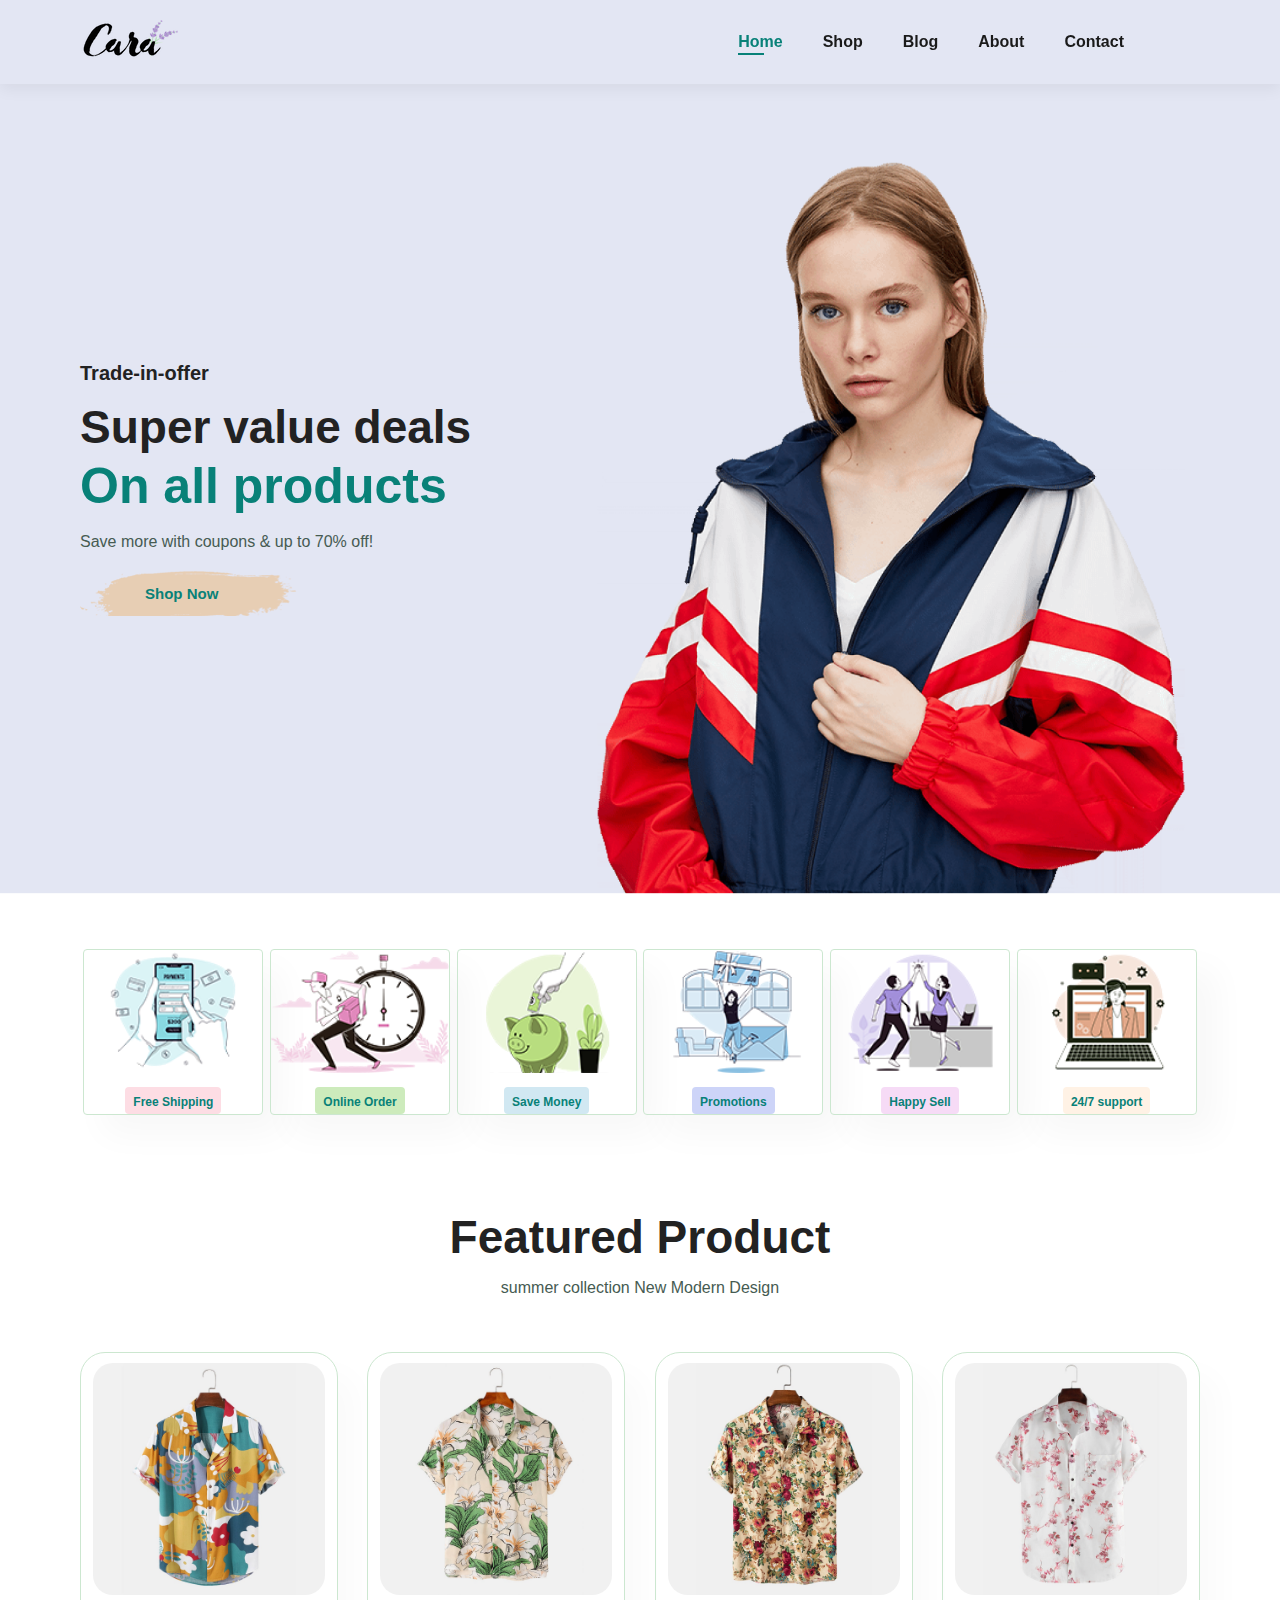
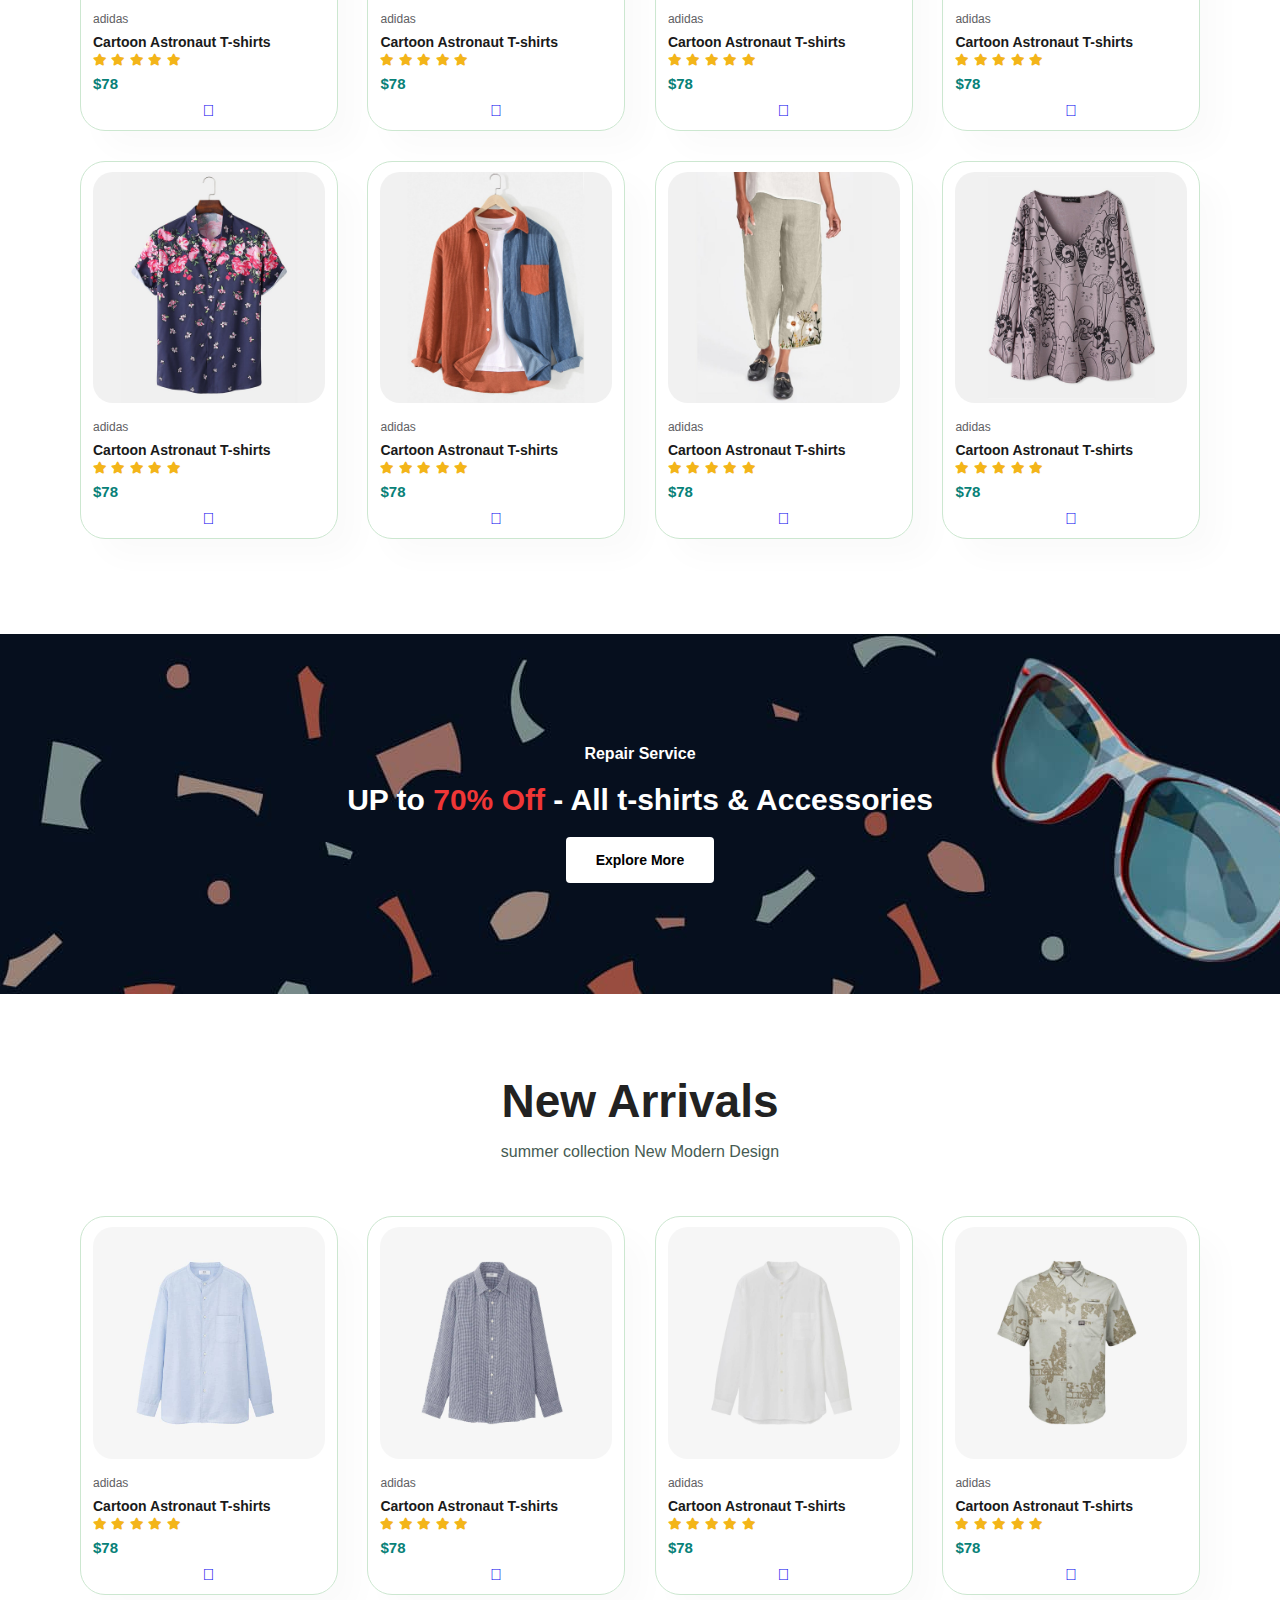
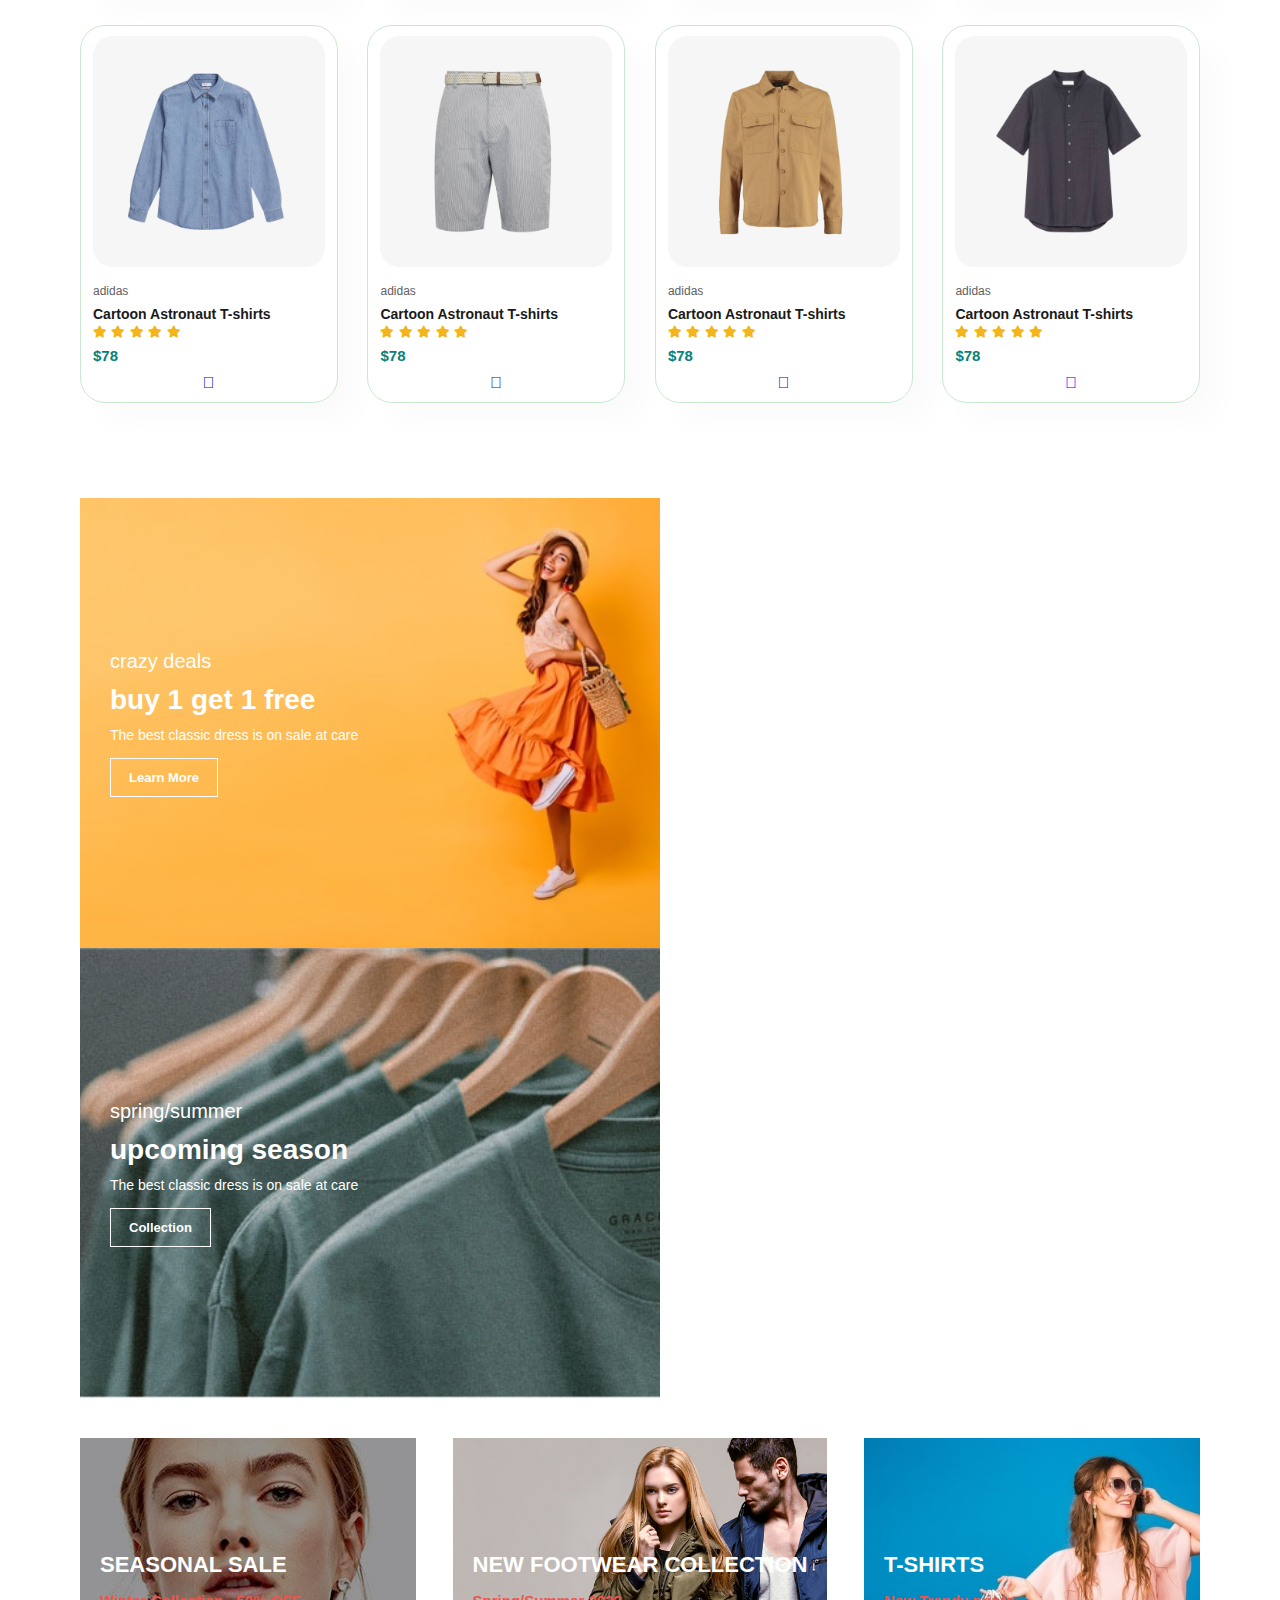
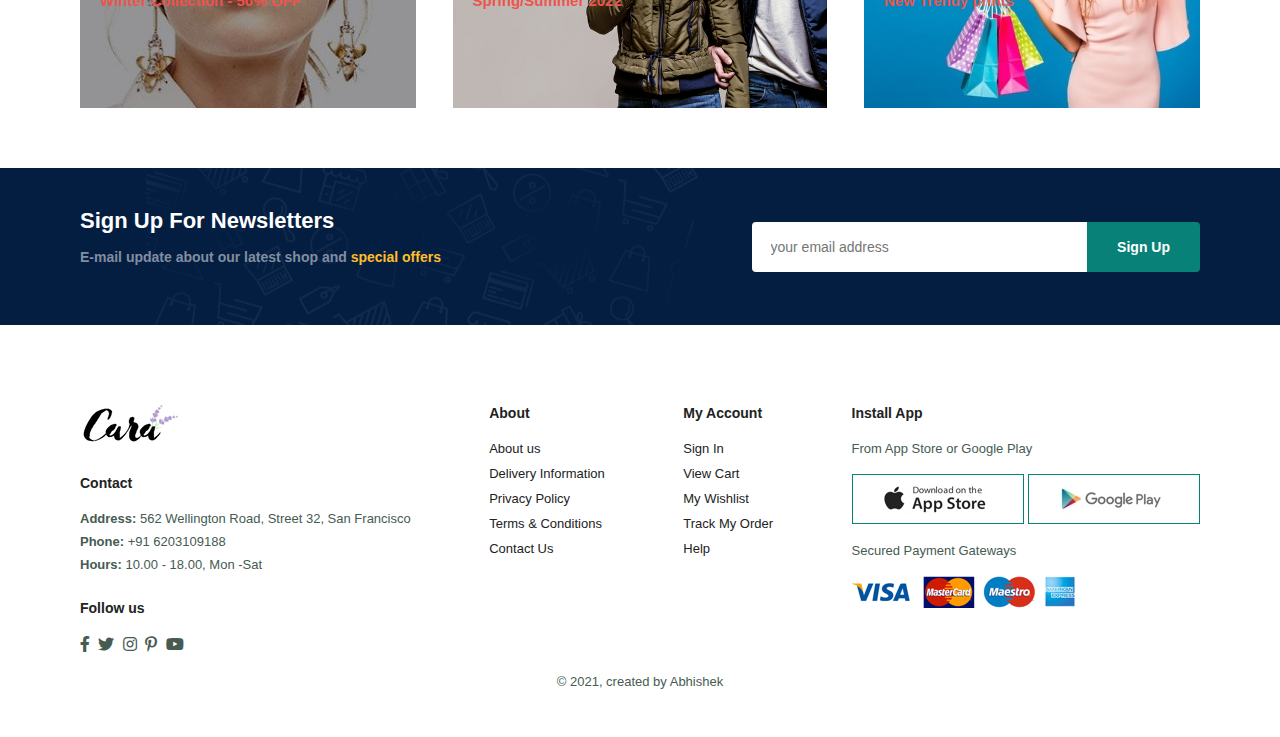
<file: index.html>
<!DOCTYPE html>
<html lang="en">
<head>
    <meta charset="UTF-8">
    <meta http-equiv="X-UA-Compatible" content="IE=edge">
    <meta name="viewport" content="width=device-width, initial-scale=1.0">
    <title>Ecommerce </title>
    <link rel="stylesheet" href="https://pro.fontawesome.com/releases/v5.10.0/css/all.css" />
    <link rel="stylesheet" href="style.css">
   
<body>
    
    <section id="header">
        <a href="#"><img src="img/products/logo.png" class="logo" alt=""</a>
     <div>
        <ul id="navbar">
            <li><a class="active" href="index.html">Home</a></li>
            <li><a href="shop.html">Shop</a></li>
            <li><a href="blog.html">Blog</a></li>
            <li><a href="about.html">About</a></li>
            <li><a href="contact.html">Contact</a></li>
            <li id="lg-bag"><a href="cart.html"><i class="far fa-shopping-bag"></i></a></li>
            <a href="#" id="close"><i class="far fa-times"></i></a>
        </ul>
    </div> 
        <div id="mobile">
            
            <a href="cart.html"><i class="far fa-shopping-bag"></i></a>
            <i id="bar" class="fas fa-outdent"></i>
        </div>
    </section>

    



    <section id="hero">
        <h4>Trade-in-offer</h4>
        <h2>Super value deals</h2>
        <h1>On all products</h1>
        <p>Save more with coupons & up to 70% off! </p>
        <button>Shop Now</button>
    </section>


    <section id="feature" class="section-p1">
       <div class="fe-box">
        <img src="img/features/f1.png" alt="">
        <h6>Free Shipping</h6>
        
       </div> 

       <div class="fe-box">
        <img src="img/features/f2.png" alt="">
        <h6>Online Order</h6>
        
       </div>

       <div class="fe-box">
        <img src="img/features/f3.png" alt="">
        <h6>Save Money</h6>
        
       </div>

       <div class="fe-box">
        <img src="img/features/f4.png" alt="">
        <h6>Promotions</h6>
        
       </div>

       <div class="fe-box">
        <img src="img/features/f5.png" alt="">
        <h6>Happy Sell</h6>
       </div>
        <div class="fe-box">
            <img src="img/features/f6.png" alt="">
            <h6>24/7 support</h6>
        
        </div>
    </section>

    <section id="product1" class="section-p1">
        <h2>Featured Product</h2>
        <p>summer collection New Modern Design</p>
        <div class="pro-container">
            <div class="pro">
                <img src="img/products/f1.jpg" alt="">
                <div class="des">
                    <span>adidas</span>
                    <h5>Cartoon Astronaut T-shirts</h5>
                    <div class="star">
                        <i class="fas fa-star"></i>
                        <i class="fas fa-star"></i>
                        <i class="fas fa-star"></i>
                        <i class="fas fa-star"></i>
                        <i class="fas fa-star"></i>
                    </div>
                    <h4>$78</h4>
                </div>
                <a href="#"><i class="fal fa-shopping-cart"></i></a>
            </div>

            <div class="pro">
                <img src="img/products/f2.jpg" alt="">
                <div class="des">
                    <span>adidas</span>
                    <h5>Cartoon Astronaut T-shirts</h5>
                    <div class="star">
                        <i class="fas fa-star"></i>
                        <i class="fas fa-star"></i>
                        <i class="fas fa-star"></i>
                        <i class="fas fa-star"></i>
                        <i class="fas fa-star"></i>
                    </div>
                    <h4>$78</h4>
                </div>
                <a href="#"><i class="fal fa-shopping-cart"></i></a>
            </div>


            <div class="pro">
                <img src="img/products/f3.jpg" alt="">
                <div class="des">
                    <span>adidas</span>
                    <h5>Cartoon Astronaut T-shirts</h5>
                    <div class="star">
                        <i class="fas fa-star"></i>
                        <i class="fas fa-star"></i>
                        <i class="fas fa-star"></i>
                        <i class="fas fa-star"></i>
                        <i class="fas fa-star"></i>
                    </div>
                    <h4>$78</h4>
                </div>
                <a href="#"><i class="fal fa-shopping-cart"></i></a>
            </div>


            <div class="pro">
                <img src="img/products/f4.jpg" alt="">
                <div class="des">
                    <span>adidas</span>
                    <h5>Cartoon Astronaut T-shirts</h5>
                    <div class="star">
                        <i class="fas fa-star"></i>
                        <i class="fas fa-star"></i>
                        <i class="fas fa-star"></i>
                        <i class="fas fa-star"></i>
                        <i class="fas fa-star"></i>
                    </div>
                    <h4>$78</h4>
                </div>
                <a href="#"><i class="fal fa-shopping-cart"></i></a>
            </div>


            <div class="pro">
                <img src="img/products/f5.jpg" alt="">
                <div class="des">
                    <span>adidas</span>
                    <h5>Cartoon Astronaut T-shirts</h5>
                    <div class="star">
                        <i class="fas fa-star"></i>
                        <i class="fas fa-star"></i>
                        <i class="fas fa-star"></i>
                        <i class="fas fa-star"></i>
                        <i class="fas fa-star"></i>
                    </div>
                    <h4>$78</h4>
                </div>
                <a href="#"><i class="fal fa-shopping-cart"></i></a>
            </div>


            <div class="pro">
                <img src="img/products/f6.jpg" alt="">
                <div class="des">
                    <span>adidas</span>
                    <h5>Cartoon Astronaut T-shirts</h5>
                    <div class="star">
                        <i class="fas fa-star"></i>
                        <i class="fas fa-star"></i>
                        <i class="fas fa-star"></i>
                        <i class="fas fa-star"></i>
                        <i class="fas fa-star"></i>
                    </div>
                    <h4>$78</h4>
                </div>
                <a href="#"><i class="fal fa-shopping-cart"></i></a>
            </div>


            <div class="pro">
                <img src="img/products/f7.jpg" alt="">
                <div class="des">
                    <span>adidas</span>
                    <h5>Cartoon Astronaut T-shirts</h5>
                    <div class="star">
                        <i class="fas fa-star"></i>
                        <i class="fas fa-star"></i>
                        <i class="fas fa-star"></i>
                        <i class="fas fa-star"></i>
                        <i class="fas fa-star"></i>
                    </div>
                    <h4>$78</h4>
                </div>
                <a href="#"><i class="fal fa-shopping-cart"></i></a>
            </div>


            <div class="pro">
                <img src="img/products/f8.jpg" alt="">
                <div class="des">
                    <span>adidas</span>
                    <h5>Cartoon Astronaut T-shirts</h5>
                    <div class="star">
                        <i class="fas fa-star"></i>
                        <i class="fas fa-star"></i>
                        <i class="fas fa-star"></i>
                        <i class="fas fa-star"></i>
                        <i class="fas fa-star"></i>
                    </div>
                    <h4>$78</h4>
                </div>
                <a href="#"><i class="fal fa-shopping-cart"></i></a>
            </div>


        </div>
    </section>

    <section id="banner" class="section-m1">
        <h4>Repair Service</h4>
        <h2>UP to <span>70% Off</span> - All t-shirts & Accessories</h2>
        <button class="normal">Explore More</button>
    </section>

    <section id="product1" class="section-p1">
        <h2>New Arrivals</h2>
        <p>summer collection New Modern Design</p>
        <div class="pro-container">
            <div class="pro">
                <img src="img/products/n1.jpg" alt="">
                <div class="des">
                    <span>adidas</span>
                    <h5>Cartoon Astronaut T-shirts</h5>
                    <div class="star">
                        <i class="fas fa-star"></i>
                        <i class="fas fa-star"></i>
                        <i class="fas fa-star"></i>
                        <i class="fas fa-star"></i>
                        <i class="fas fa-star"></i>
                    </div>
                    <h4>$78</h4>
                </div>
                <a href="#"><i class="fal fa-shopping-cart"></i></a>
            </div>

            <div class="pro">
                <img src="img/products/n2.jpg" alt="">
                <div class="des">
                    <span>adidas</span>
                    <h5>Cartoon Astronaut T-shirts</h5>
                    <div class="star">
                        <i class="fas fa-star"></i>
                        <i class="fas fa-star"></i>
                        <i class="fas fa-star"></i>
                        <i class="fas fa-star"></i>
                        <i class="fas fa-star"></i>
                    </div>
                    <h4>$78</h4>
                </div>
                <a href="#"><i class="fal fa-shopping-cart"></i></a>
            </div>


            <div class="pro">
                <img src="img/products/n3.jpg" alt="">
                <div class="des">
                    <span>adidas</span>
                    <h5>Cartoon Astronaut T-shirts</h5>
                    <div class="star">
                        <i class="fas fa-star"></i>
                        <i class="fas fa-star"></i>
                        <i class="fas fa-star"></i>
                        <i class="fas fa-star"></i>
                        <i class="fas fa-star"></i>
                    </div>
                    <h4>$78</h4>
                </div>
                <a href="#"><i class="fal fa-shopping-cart"></i></a>
            </div>


            <div class="pro">
                <img src="img/products/n4.jpg" alt="">
                <div class="des">
                    <span>adidas</span>
                    <h5>Cartoon Astronaut T-shirts</h5>
                    <div class="star">
                        <i class="fas fa-star"></i>
                        <i class="fas fa-star"></i>
                        <i class="fas fa-star"></i>
                        <i class="fas fa-star"></i>
                        <i class="fas fa-star"></i>
                    </div>
                    <h4>$78</h4>
                </div>
                <a href="#"><i class="fal fa-shopping-cart"></i></a>
            </div>


            <div class="pro">
                <img src="img/products/n5.jpg" alt="">
                <div class="des">
                    <span>adidas</span>
                    <h5>Cartoon Astronaut T-shirts</h5>
                    <div class="star">
                        <i class="fas fa-star"></i>
                        <i class="fas fa-star"></i>
                        <i class="fas fa-star"></i>
                        <i class="fas fa-star"></i>
                        <i class="fas fa-star"></i>
                    </div>
                    <h4>$78</h4>
                </div>
                <a href="#"><i class="fal fa-shopping-cart"></i></a>
            </div>


            <div class="pro">
                <img src="img/products/n6.jpg" alt="">
                <div class="des">
                    <span>adidas</span>
                    <h5>Cartoon Astronaut T-shirts</h5>
                    <div class="star">
                        <i class="fas fa-star"></i>
                        <i class="fas fa-star"></i>
                        <i class="fas fa-star"></i>
                        <i class="fas fa-star"></i>
                        <i class="fas fa-star"></i>
                    </div>
                    <h4>$78</h4>
                </div>
                <a href="#"><i class="fal fa-shopping-cart"></i></a>
            </div>


            <div class="pro">
                <img src="img/products/n7.jpg" alt="">
                <div class="des">
                    <span>adidas</span>
                    <h5>Cartoon Astronaut T-shirts</h5>
                    <div class="star">
                        <i class="fas fa-star"></i>
                        <i class="fas fa-star"></i>
                        <i class="fas fa-star"></i>
                        <i class="fas fa-star"></i>
                        <i class="fas fa-star"></i>
                    </div>
                    <h4>$78</h4>
                </div>
                <a href="#"><i class="fal fa-shopping-cart"></i></a>
            </div>


            <div class="pro">
                <img src="img/products/n8.jpg" alt="">
                <div class="des">
                    <span>adidas</span>
                    <h5>Cartoon Astronaut T-shirts</h5>
                    <div class="star">
                        <i class="fas fa-star"></i>
                        <i class="fas fa-star"></i>
                        <i class="fas fa-star"></i>
                        <i class="fas fa-star"></i>
                        <i class="fas fa-star"></i>
                    </div>
                    <h4>$78</h4>
                </div>
                <a href="#"><i class="fal fa-shopping-cart"></i></a>
            </div>


        </div>
    </section>

    <section id="sm-banner" class="section-p1">
        <div class="banner-box">
           <h4>crazy deals</h4> 
           <h2>buy 1 get 1 free</h2>
           <span>The best classic dress is on sale at care</span>
           <button class="white">Learn More</button>
        </div>

        <div class="banner-box banner-box2">
            <h4>spring/summer</h4> 
            <h2>upcoming season</h2>
            <span>The best classic dress is on sale at care</span>
            <button class="white">Collection</button>
         </div>
    </section>

    <section id="banner3">
        <div class="banner-box ">
            <h2>SEASONAL SALE</h2>
            <h3>Winter Collection - 50% OFF</h3>
         </div>

         <div class="banner-box banner-box2 ">
            <h2>NEW FOOTWEAR COLLECTION</h2>
            <h3>Spring/Summer 2022</h3>
         </div>

         <div class="banner-box banner-box3">
            <h2>T-SHIRTS</h2>
            <h3>New Trendy prints</h3>
         </div>
    </section>

    <section id="newsletter" class="section-p1 section-m1">
        <div class="newstext">
        <h4>Sign Up For Newsletters</h4>
        <p> E-mail update about our latest shop and 
        <span>special offers</span></p>
        </div>

        <div class="form">
            <input type="text" placeholder="your email address">
            <button class="normal">Sign Up</button>
        </div>
        
    </section>

   <footer class="section-p1">
    <div class="col">
        <img class="logo" src="img/products/logo.png" alt="">
        <h4>Contact</h4>
        <p><strong>Address: </strong> 562 Wellington Road, Street 32, San Francisco</p>
        <p><strong>Phone: </strong> +91 6203109188 </p>
        <p><strong>Hours: </strong> 10.00 - 18.00, Mon -Sat </p>

        <div class="follow">
            <h4>Follow us</h4>
            <div class="icon">
                <i class="fab fa-facebook-f"></i>
                <i class="fab fa-twitter"></i>
                <i class="fab fa-instagram"></i>
                <i class="fab fa-pinterest-p"></i>
                <i class="fab fa-youtube"></i>
            </div>
        </div>
    </div>

    <div class="col">
        <h4>About</h4>
        <a href="#">About us</a>
        <a href="#">Delivery Information</a>
        <a href="#">Privacy Policy</a>
        <a href="#">Terms & Conditions</a>
        <a href="#">Contact Us</a>
    </div>

    <div class="col">
        <h4>My Account</h4>
        <a href="#">Sign In</a>
        <a href="#">View Cart</a>
        <a href="#">My Wishlist</a>
        <a href="#">Track My Order</a>
        <a href="#">Help</a>
    </div>

    <div class="col install">
          <h4>Install App</h4>
          <p>From App Store or Google Play</p>
          <div class="row">
            <img src="img/pay/app.jpg" alt="">
            <img src="img/pay/play.jpg" alt="">
          </div>
          <p>Secured Payment Gateways</p>
          <img src="img/pay/pay.png" alt="">
    </div>
    <div class="copyright">
        <p>© 2021, created by Abhishek  </p>
    </div>
   </footer>

    <script src="script.js"></script>
</body>
</html>
</file>
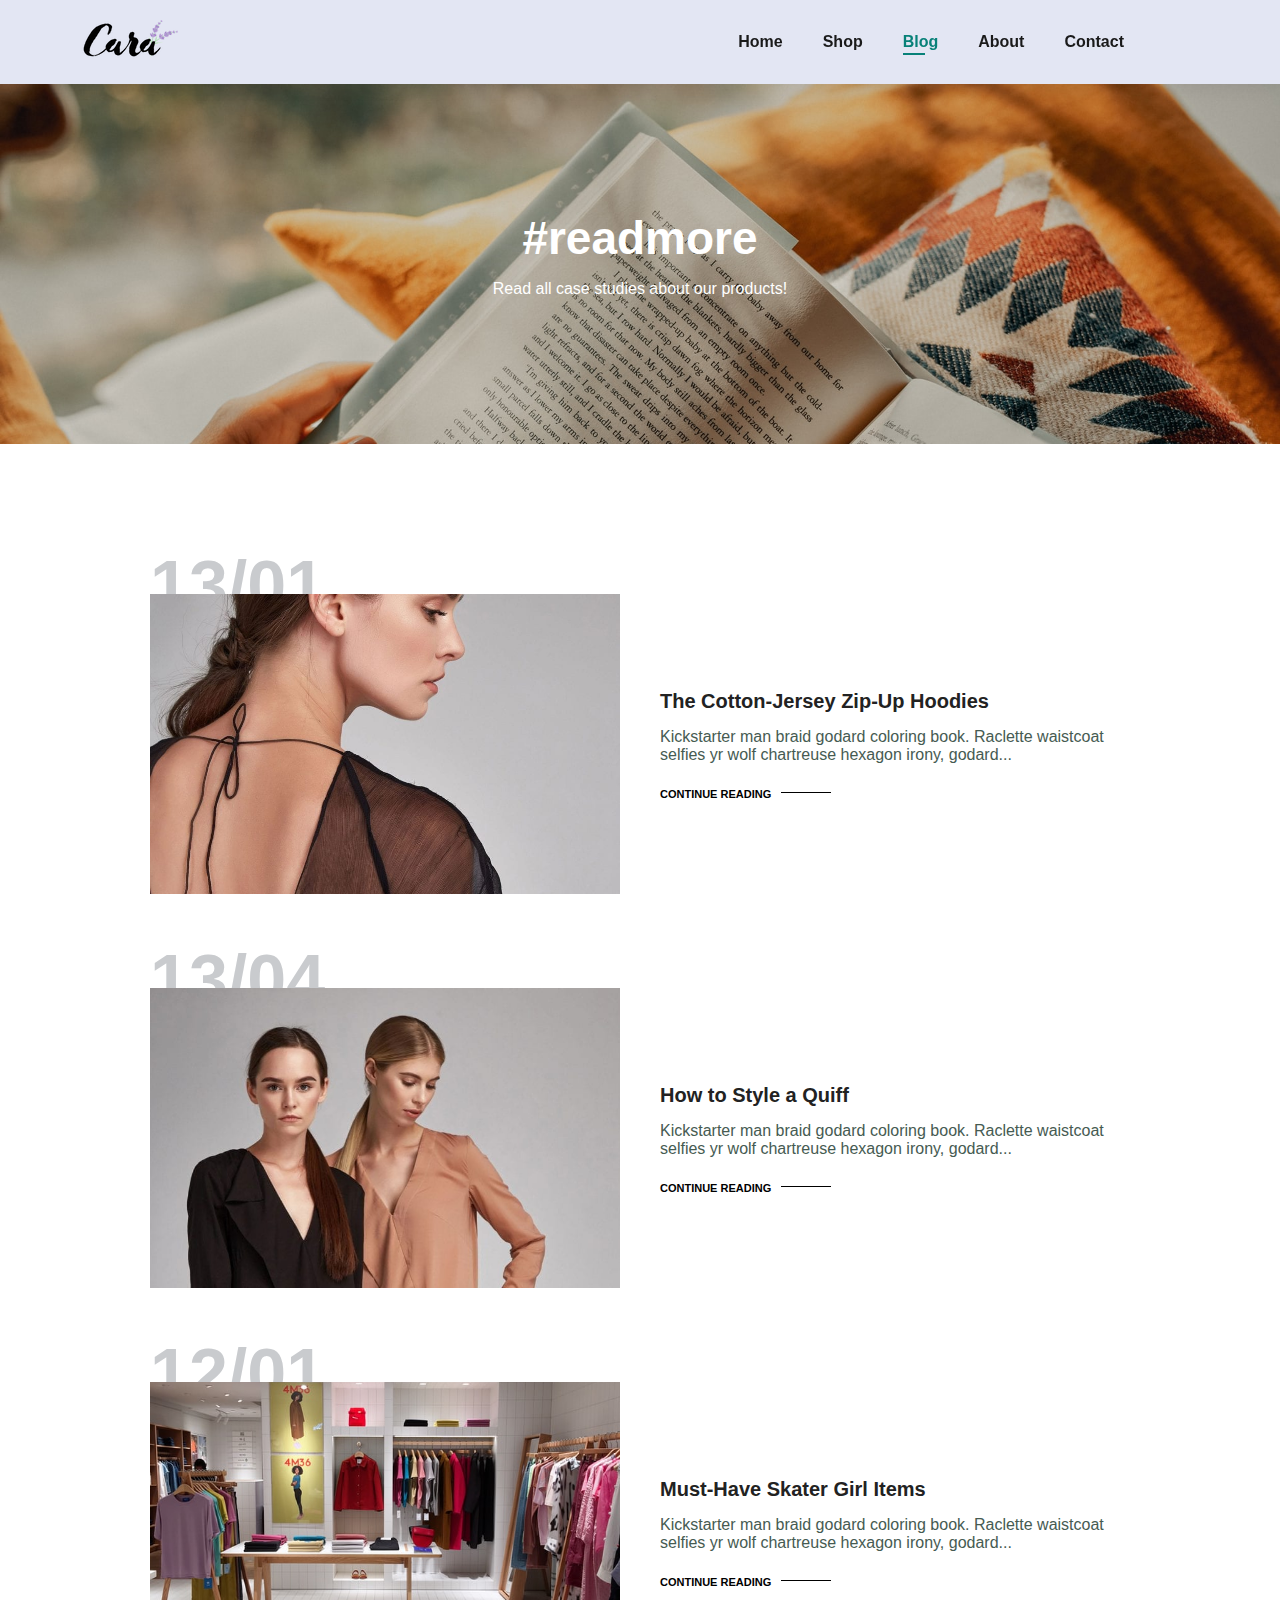
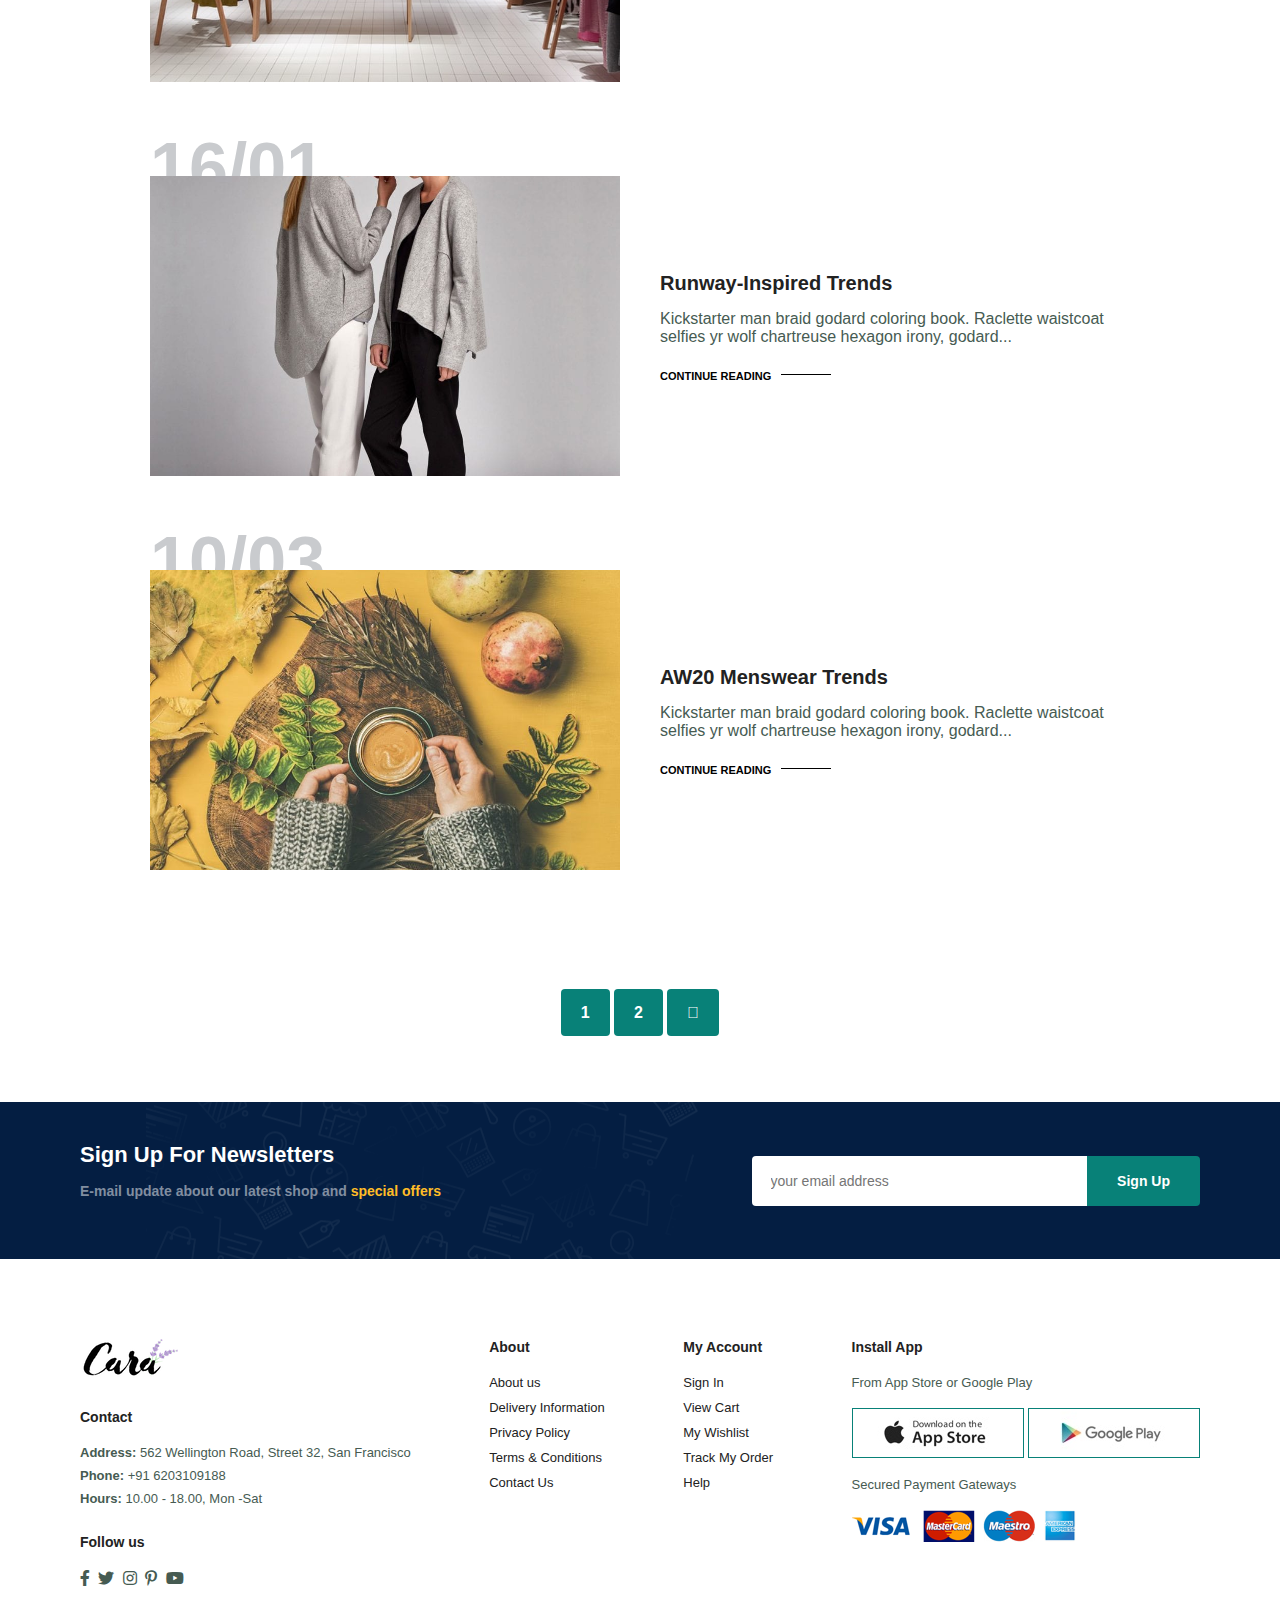
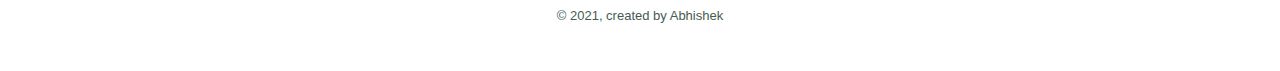
<file: blog.html>
<!DOCTYPE html>
<html lang="en">
<head>
    <meta charset="UTF-8">
    <meta http-equiv="X-UA-Compatible" content="IE=edge">
    <meta name="viewport" content="width=device-width, initial-scale=1.0">
    <title>Ecommerce </title>
    <link rel="stylesheet" href="https://pro.fontawesome.com/releases/v5.10.0/css/all.css" />
    <link rel="stylesheet" href="style.css">
   
<body>
    
    <section id="header">
        <a href="#"><img src="img/products/logo.png" class="logo" alt=""</a>
     <div>
        <ul id="navbar">
            <li><a  href="index.html">Home</a></li>
            <li><a  href="shop.html">Shop</a></li>
            <li><a class="active"  href="blog.html">Blog</a></li>
            <li><a  href="about.html">About</a></li>
            <li><a  href="contact.html">Contact</a></li>
            <li id="lg-bag"><a href="cart.html"><i class="far fa-shopping-bag"></i></a></li>
            <a href="#" id="close"><i class="far fa-times"></i></a>
        </ul>
    </div> 
        <div id="mobile">
            
            <a href="cart.html"><i class="far fa-shopping-bag"></i></a>
            <i id="bar" class="fas fa-outdent"></i>
        </div>
    </section>


    <section id="page-header" class="blog-header">
        <h2>#readmore</h2>
        <p>Read all case studies about our products! </p>
    </section>

    <section id="blog">
        <div class="blog-box">
            <div class="blog-img">
                <img src="img/blog/b1 (1).jpg" alt="">
            </div>
            <div class="blog-details">
                <h4>The Cotton-Jersey Zip-Up Hoodies</h4>
                <p>Kickstarter man braid godard coloring book. Raclette waistcoat selfies yr wolf chartreuse hexagon irony, godard...</p>
                <a href="#">CONTINUE READING</a>
            </div>
            <h1>13/01</h1>
        </div>

        <div class="blog-box">
            <div class="blog-img">
                <img src="img/blog/b2.jpg" alt="">
            </div>
            <div class="blog-details">
                <h4>How to Style a Quiff</h4>
                <p>Kickstarter man braid godard coloring book. Raclette waistcoat selfies yr wolf chartreuse hexagon irony, godard...</p>
                <a href="#">CONTINUE READING</a>
            </div>
            <h1>13/04</h1>
        </div>

        <div class="blog-box">
            <div class="blog-img">
                <img src="img/blog/b3.jpg" alt="">
            </div>
            <div class="blog-details">
                <h4>Must-Have Skater Girl Items</h4>
                <p>Kickstarter man braid godard coloring book. Raclette waistcoat selfies yr wolf chartreuse hexagon irony, godard...</p>
                <a href="#">CONTINUE READING</a>
            </div>
            <h1>12/01</h1>
        </div>

        <div class="blog-box">
            <div class="blog-img">
                <img src="img/blog/b4.jpg" alt="">
            </div>
            <div class="blog-details">
                <h4>Runway-Inspired Trends</h4>
                <p>Kickstarter man braid godard coloring book. Raclette waistcoat selfies yr wolf chartreuse hexagon irony, godard...</p>
                <a href="#">CONTINUE READING</a>
            </div>
            <h1>16/01</h1>
        </div>

        <div class="blog-box">
            <div class="blog-img">
                <img src="img/blog/b6.jpg" alt="">
            </div>
            <div class="blog-details">
                <h4>AW20 Menswear Trends</h4>
                <p>Kickstarter man braid godard coloring book. Raclette waistcoat selfies yr wolf chartreuse hexagon irony, godard...</p>
                <a href="#">CONTINUE READING</a>
            </div>
            <h1>10/03</h1>
        </div>
    </section>

    <section id="pagination" class="section-p1">
        <a href="#">1</a>
        <a href="#">2</a>
        <a href="#"><i class="fal fa-long-arrow-alt-right"></i></a>
    </section>

    <section id="newsletter" class="section-p1 section-m1">
        <div class="newstext">
        <h4>Sign Up For Newsletters</h4>
        <p> E-mail update about our latest shop and 
        <span>special offers</span></p>
        </div>

        <div class="form">
            <input type="text" placeholder="your email address">
            <button class="normal">Sign Up</button>
        </div>
        
    </section>

   <footer class="section-p1">
    <div class="col">
        <img class="logo" src="img/products/logo.png" alt="">
        <h4>Contact</h4>
        <p><strong>Address: </strong> 562 Wellington Road, Street 32, San Francisco</p>
        <p><strong>Phone: </strong> +91 6203109188 </p>
        <p><strong>Hours: </strong> 10.00 - 18.00, Mon -Sat </p>

        <div class="follow">
            <h4>Follow us</h4>
            <div class="icon">
                <i class="fab fa-facebook-f"></i>
                <i class="fab fa-twitter"></i>
                <i class="fab fa-instagram"></i>
                <i class="fab fa-pinterest-p"></i>
                <i class="fab fa-youtube"></i>
            </div>
        </div>
    </div>

    <div class="col">
        <h4>About</h4>
        <a href="#">About us</a>
        <a href="#">Delivery Information</a>
        <a href="#">Privacy Policy</a>
        <a href="#">Terms & Conditions</a>
        <a href="#">Contact Us</a>
    </div>

    <div class="col">
        <h4>My Account</h4>
        <a href="#">Sign In</a>
        <a href="#">View Cart</a>
        <a href="#">My Wishlist</a>
        <a href="#">Track My Order</a>
        <a href="#">Help</a>
    </div>

    <div class="col install">
          <h4>Install App</h4>
          <p>From App Store or Google Play</p>
          <div class="row">
            <img src="img/pay/app.jpg" alt="">
            <img src="img/pay/play.jpg" alt="">
          </div>
          <p>Secured Payment Gateways</p>
          <img src="img/pay/pay.png" alt="">
    </div>
    <div class="copyright">
        <p>© 2021, created by Abhishek  </p>
    </div>
   </footer>

    <script src="script.js"></script>
</body>
</file>
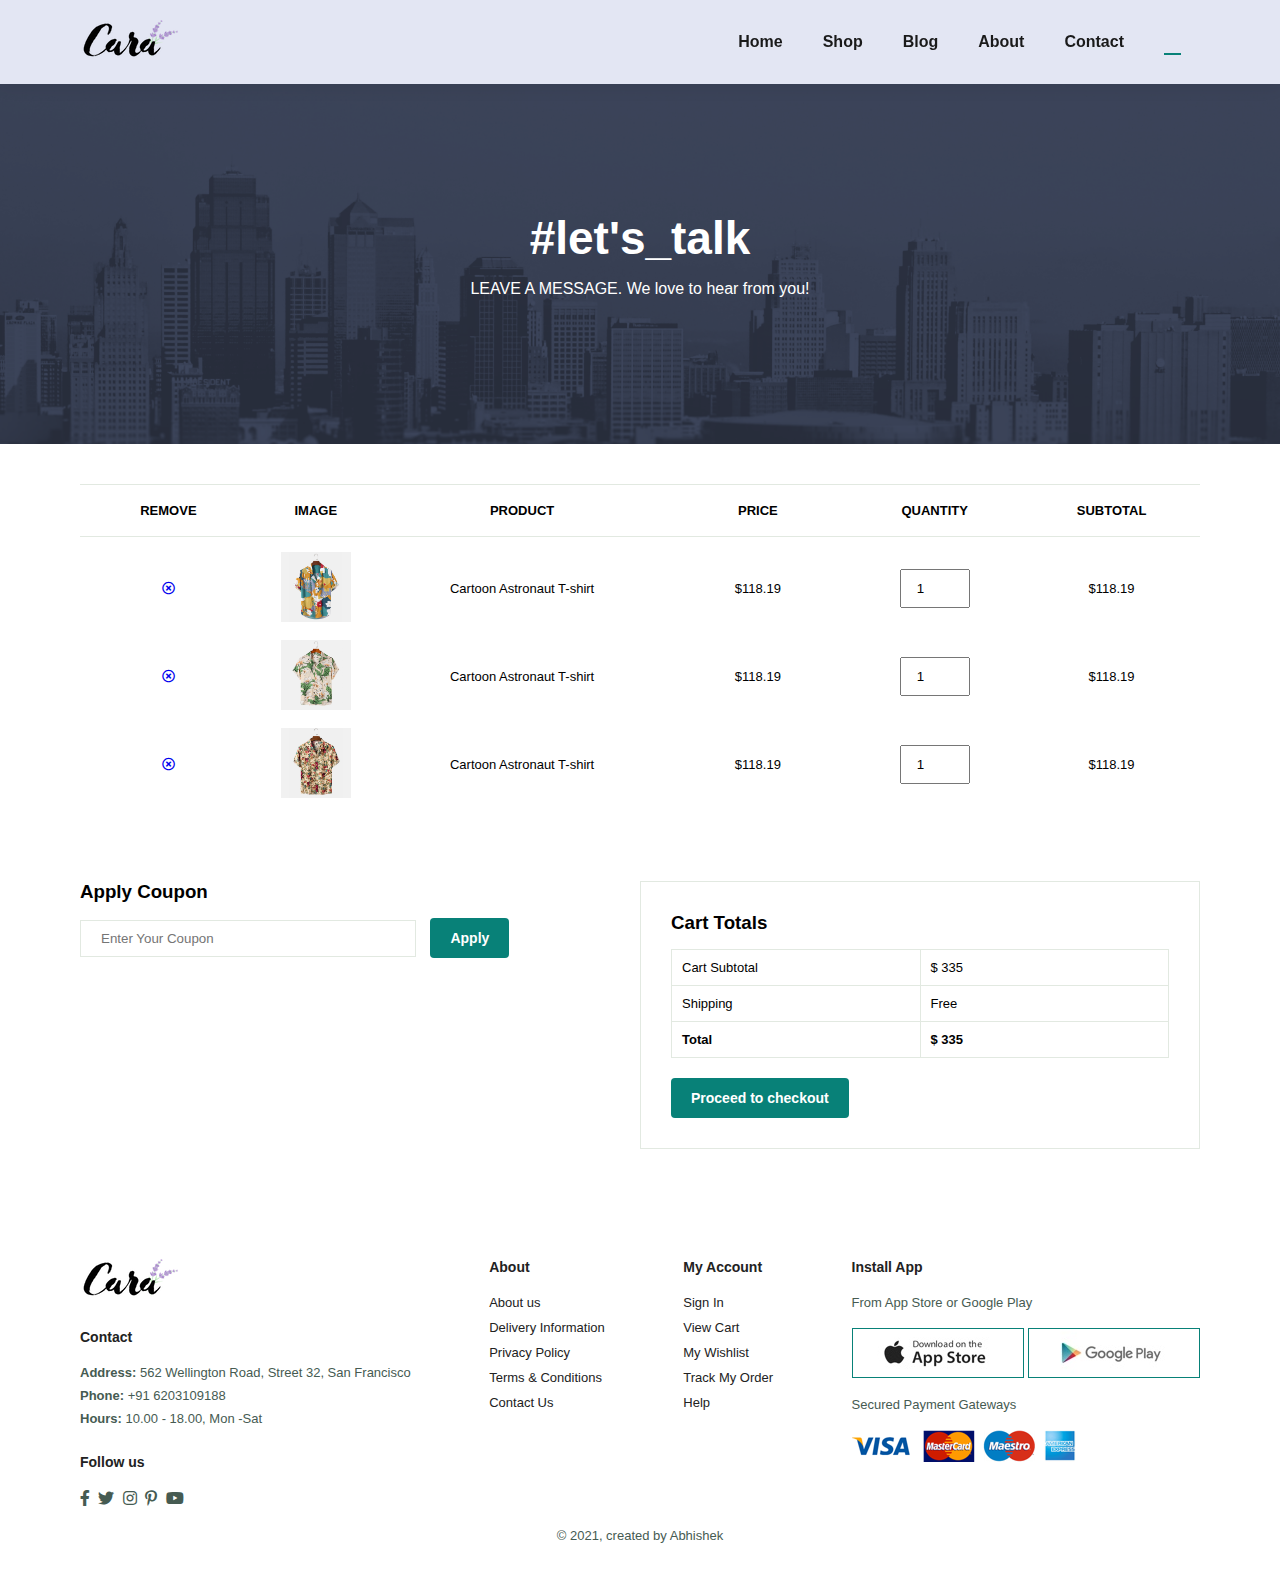
<file: cart.html>
<!DOCTYPE html>
<html lang="en">
<head>
    <meta charset="UTF-8">
    <meta http-equiv="X-UA-Compatible" content="IE=edge">
    <meta name="viewport" content="width=device-width, initial-scale=1.0">
    <title>Ecommerce </title>
    <link rel="stylesheet" href="https://pro.fontawesome.com/releases/v5.10.0/css/all.css" />
    <link rel="stylesheet" href="style.css">
   
<body>
    
    <section id="header">
        <a href="#"><img src="img/products/logo.png" class="logo" alt=""</a>
     <div>
        <ul id="navbar">
            <li><a  href="index.html">Home</a></li>
            <li><a  href="shop.html">Shop</a></li>
            <li><a  href="blog.html">Blog</a></li>
            <li><a  href="about.html">About</a></li>
            <li><a  href="contact.html">Contact</a></li>
            <li id="lg-bag"><a class="active" href="cart.html"><i class="far fa-shopping-bag"></i></a></li>
            <a href="#" id="close"><i class="far fa-times"></i></a>
        </ul>
    </div> 
        <div id="mobile">
            
            <a href="cart.html"><i class="far fa-shopping-bag"></i></a>
            <i id="bar" class="fas fa-outdent"></i>
        </div>
    </section>


    <section id="page-header" class="about-header">
        <h2>#let's_talk</h2>
        <p>LEAVE A MESSAGE. We love to hear from you!</p>
    </section>

    <section id="cart" class="section-p1">
        <table width="100%">
            <thead>
                <tr>
                    <td>Remove</td>
                    <td>Image</td>
                    <td>Product</td>
                    <td>Price</td>
                    <td>Quantity</td>
                    <td>Subtotal</td>
                </tr>
            </thead>
            <tbody>
                <tr>
                    <td><a href="#"><i class="far fa-times-circle"></i></a></td>
                    <td><img src="img/products/f1.jpg" alt=""></td>
                    <td>Cartoon Astronaut T-shirt</td>
                    <td>$118.19</td>
                    <td><input type="number" value="1"</td>
                    <td>$118.19</td>
                </tr>

                <tr>
                    <td><a href="#"><i class="far fa-times-circle"></i></a></td>
                    <td><img src="img/products/f2.jpg" alt=""></td>
                    <td>Cartoon Astronaut T-shirt</td>
                    <td>$118.19</td>
                    <td><input type="number" value="1"</td>
                    <td>$118.19</td>
                </tr>

                <tr>
                    <td><a href="#"><i class="far fa-times-circle"></i></a></td>
                    <td><img src="img/products/f3.jpg" alt=""></td>
                    <td>Cartoon Astronaut T-shirt</td>
                    <td>$118.19</td>
                    <td><input type="number" value="1"</td>
                    <td>$118.19</td>
                </tr>
            </tbody>

        </table>

    </section>
    
    <section id="cart-add" class="section-p1">
        <div id="coupon">
            <h3>Apply Coupon</h3>
            <div>
                <input type="text " placeholder="Enter Your Coupon">
                <button class="normal">Apply</button>
            </div>
        </div>

        <div id="subtotal">
            <h3>Cart Totals</h3>
            <table>
                <tr>
                    <td>Cart Subtotal</td>
                    <td>$ 335</td>
                </tr>
                <tr>
                    <td>Shipping</td>
                    <td>Free</td>
                </tr>
                <tr>
                    <td><strong>Total</strong></td>
                    <td><strong>$ 335</strong></td>
                </tr>
            </table>
            <button class="normal">Proceed to checkout</button>
        </div>
    </section>

   <footer class="section-p1">
    <div class="col">
        <img class="logo" src="img/products/logo.png" alt="">
        <h4>Contact</h4>
        <p><strong>Address: </strong> 562 Wellington Road, Street 32, San Francisco</p>
        <p><strong>Phone: </strong> +91 6203109188 </p>
        <p><strong>Hours: </strong> 10.00 - 18.00, Mon -Sat </p>

        <div class="follow">
            <h4>Follow us</h4>
            <div class="icon">
                <i class="fab fa-facebook-f"></i>
                <i class="fab fa-twitter"></i>
                <i class="fab fa-instagram"></i>
                <i class="fab fa-pinterest-p"></i>
                <i class="fab fa-youtube"></i>
            </div>
        </div>
    </div>

    <div class="col">
        <h4>About</h4>
        <a href="#">About us</a>
        <a href="#">Delivery Information</a>
        <a href="#">Privacy Policy</a>
        <a href="#">Terms & Conditions</a>
        <a href="#">Contact Us</a>
    </div>

    <div class="col">
        <h4>My Account</h4>
        <a href="#">Sign In</a>
        <a href="#">View Cart</a>
        <a href="#">My Wishlist</a>
        <a href="#">Track My Order</a>
        <a href="#">Help</a>
    </div>

    <div class="col install">
          <h4>Install App</h4>
          <p>From App Store or Google Play</p>
          <div class="row">
            <img src="img/pay/app.jpg" alt="">
            <img src="img/pay/play.jpg" alt="">
          </div>
          <p>Secured Payment Gateways</p>
          <img src="img/pay/pay.png" alt="">
    </div>
    <div class="copyright">
        <p>© 2021, created by Abhishek  </p>
    </div>
   </footer>

    <script src="script.js"></script>
</body>
</file>
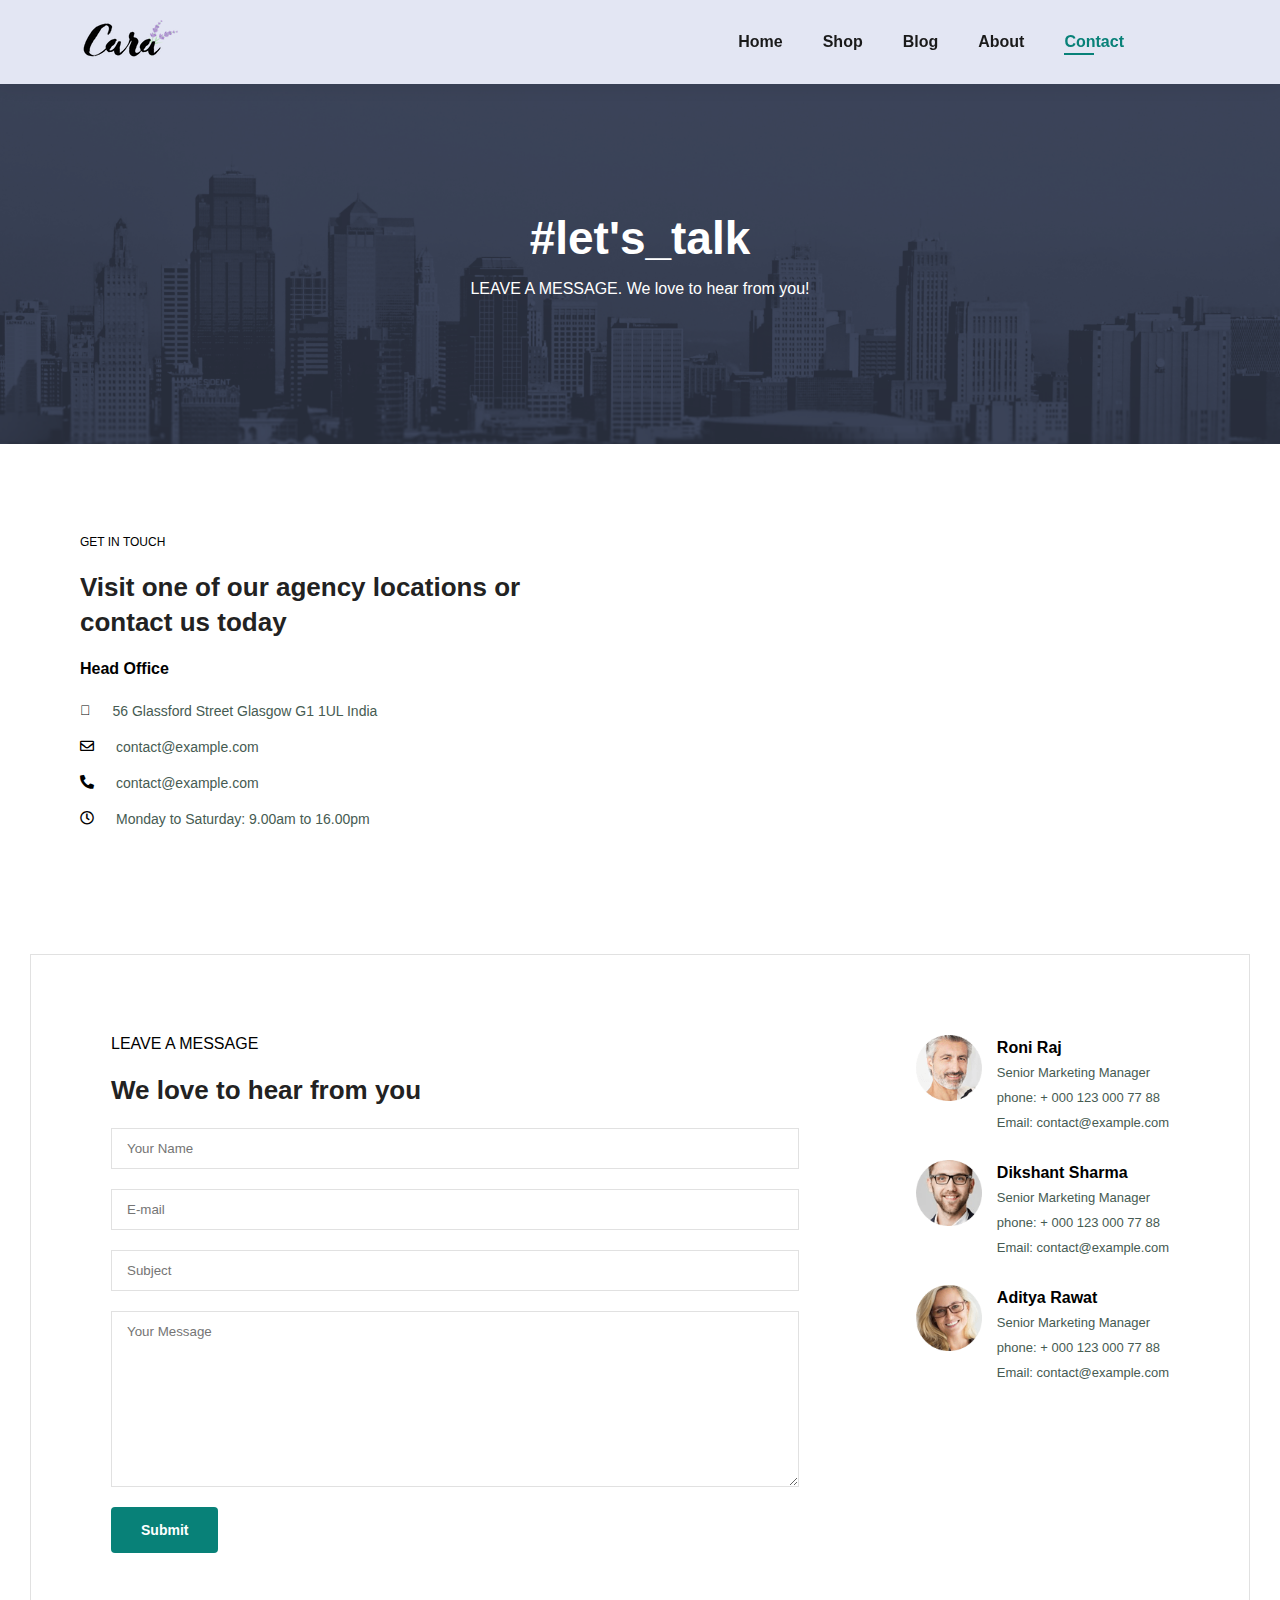
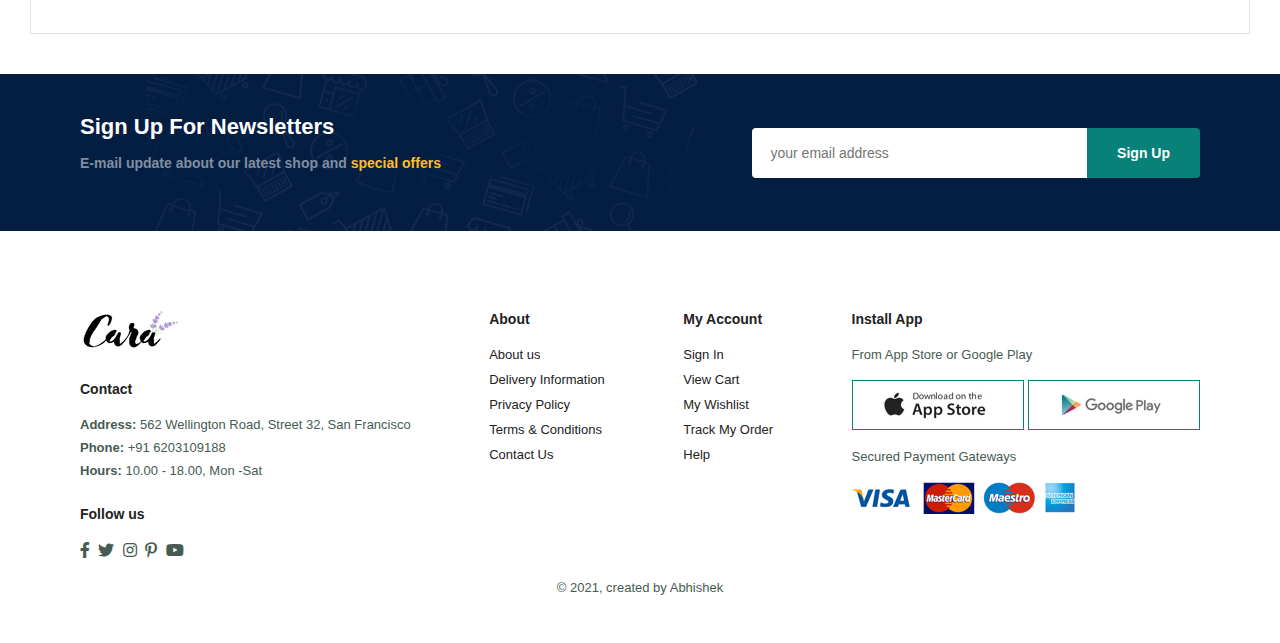
<file: contact.html>
<!DOCTYPE html>
<html lang="en">
<head>
    <meta charset="UTF-8">
    <meta http-equiv="X-UA-Compatible" content="IE=edge">
    <meta name="viewport" content="width=device-width, initial-scale=1.0">
    <title>Ecommerce </title>
    <link rel="stylesheet" href="https://pro.fontawesome.com/releases/v5.10.0/css/all.css" />
    <link rel="stylesheet" href="style.css">
   
<body>
    
    <section id="header">
        <a href="#"><img src="img/products/logo.png" class="logo" alt=""</a>
     <div>
        <ul id="navbar">
            <li><a  href="index.html">Home</a></li>
            <li><a  href="shop.html">Shop</a></li>
            <li><a  href="blog.html">Blog</a></li>
            <li><a  href="about.html">About</a></li>
            <li><a class="active" href="contact.html">Contact</a></li>
            <li id="lg-bag"><a href="cart.html"><i class="far fa-shopping-bag"></i></a></li>
            <a href="#" id="close"><i class="far fa-times"></i></a>
        </ul>
    </div> 
        <div id="mobile">
            
            <a href="cart.html"><i class="far fa-shopping-bag"></i></a>
            <i id="bar" class="fas fa-outdent"></i>
        </div>
    </section>


    <section id="page-header" class="about-header">
        <h2>#let's_talk</h2>
        <p>LEAVE A MESSAGE. We love to hear from you!</p>
    </section>

    <section id="contact-details" class="section-p1">
        <div class="details">
            <span>GET IN TOUCH</span>
            <h2>Visit one of our agency locations or contact us today</h2>
            <h3>Head Office</h3>
            <div>
                <li>
                    <i class="fal fa-map"></i>
                    <p>56 Glassford Street Glasgow G1 1UL India</p>
                </li>

                <li>
                    <i class="far fa-envelope"></i>
                    <p>contact@example.com</p>
                </li>

                <li>
                    <i class="fas fa-phone-alt"></i>
                    <p>contact@example.com</p>
                </li>

                <li>
                    <i class="far fa-clock"></i>
                    <p>Monday to Saturday: 9.00am to 16.00pm</p>
                </li>
            </div>
        </div>

        <div class="map">
            <iframe src="https://www.google.com/maps/embed?pb=!1m18!1m12!1m3!1d3501.934617873213!2d77.1164481!3d28.6317216!2m3!1f0!2f0!3f0!3m2!1i1024!2i768!4f13.1!3m3!1m2!1s0x390d03437774bf6d%3A0x68966aea6bc15b7e!2sGuru%20Tegh%20Bahadur%20Institute%20of%20Technology!5e0!3m2!1sen!2sin!4v1681027444064!5m2!1sen!2sin" width="600" height="450" style="border:0;" allowfullscreen="" loading="lazy" referrerpolicy="no-referrer-when-downgrade"></iframe>
        </div>
    </section>

    <section id="form-details">
        <form action="">
            <span>LEAVE A MESSAGE</span>
            <h2>We love to hear from you</h2>
            <input type="text" placeholder="Your Name">
            <input type="text" placeholder="E-mail">
            <input type="text" placeholder="Subject">
            <textarea name="" id="" cols="30" rows="10" placeholder="Your Message"></textarea>
            <button class="normal">Submit</button>
        </form>

        <div class="people">
            <div>
                <img src="img/people/1.png" alt="">
                <p><span>Roni Raj</span> Senior Marketing Manager<br> phone: + 000 123 000 77 88 <br> Email: contact@example.com</p>
            </div>

            <div>
                <img src="img/people/2.png" alt="">
                <p><span>Dikshant Sharma</span> Senior Marketing Manager<br> phone: + 000 123 000 77 88 <br> Email: contact@example.com</p>
            </div>

            <div>
                <img src="img/people/3.png" alt="">
                <p><span>Aditya Rawat</span> Senior Marketing Manager<br> phone: + 000 123 000 77 88 <br> Email: contact@example.com</p>
            </div>
        </div>
    </section>

    <section id="newsletter" class="section-p1 section-m1">
        <div class="newstext">
        <h4>Sign Up For Newsletters</h4>
        <p> E-mail update about our latest shop and 
        <span>special offers</span></p>
        </div>

        <div class="form">
            <input type="text" placeholder="your email address">
            <button class="normal">Sign Up</button>
        </div>
        
    </section>

   <footer class="section-p1">
    <div class="col">
        <img class="logo" src="img/products/logo.png" alt="">
        <h4>Contact</h4>
        <p><strong>Address: </strong> 562 Wellington Road, Street 32, San Francisco</p>
        <p><strong>Phone: </strong> +91 6203109188 </p>
        <p><strong>Hours: </strong> 10.00 - 18.00, Mon -Sat </p>

        <div class="follow">
            <h4>Follow us</h4>
            <div class="icon">
                <i class="fab fa-facebook-f"></i>
                <i class="fab fa-twitter"></i>
                <i class="fab fa-instagram"></i>
                <i class="fab fa-pinterest-p"></i>
                <i class="fab fa-youtube"></i>
            </div>
        </div>
    </div>

    <div class="col">
        <h4>About</h4>
        <a href="#">About us</a>
        <a href="#">Delivery Information</a>
        <a href="#">Privacy Policy</a>
        <a href="#">Terms & Conditions</a>
        <a href="#">Contact Us</a>
    </div>

    <div class="col">
        <h4>My Account</h4>
        <a href="#">Sign In</a>
        <a href="#">View Cart</a>
        <a href="#">My Wishlist</a>
        <a href="#">Track My Order</a>
        <a href="#">Help</a>
    </div>

    <div class="col install">
          <h4>Install App</h4>
          <p>From App Store or Google Play</p>
          <div class="row">
            <img src="img/pay/app.jpg" alt="">
            <img src="img/pay/play.jpg" alt="">
          </div>
          <p>Secured Payment Gateways</p>
          <img src="img/pay/pay.png" alt="">
    </div>
    <div class="copyright">
        <p>© 2021, created by Abhishek  </p>
    </div>
   </footer>

    <script src="script.js"></script>
</body>
</file>
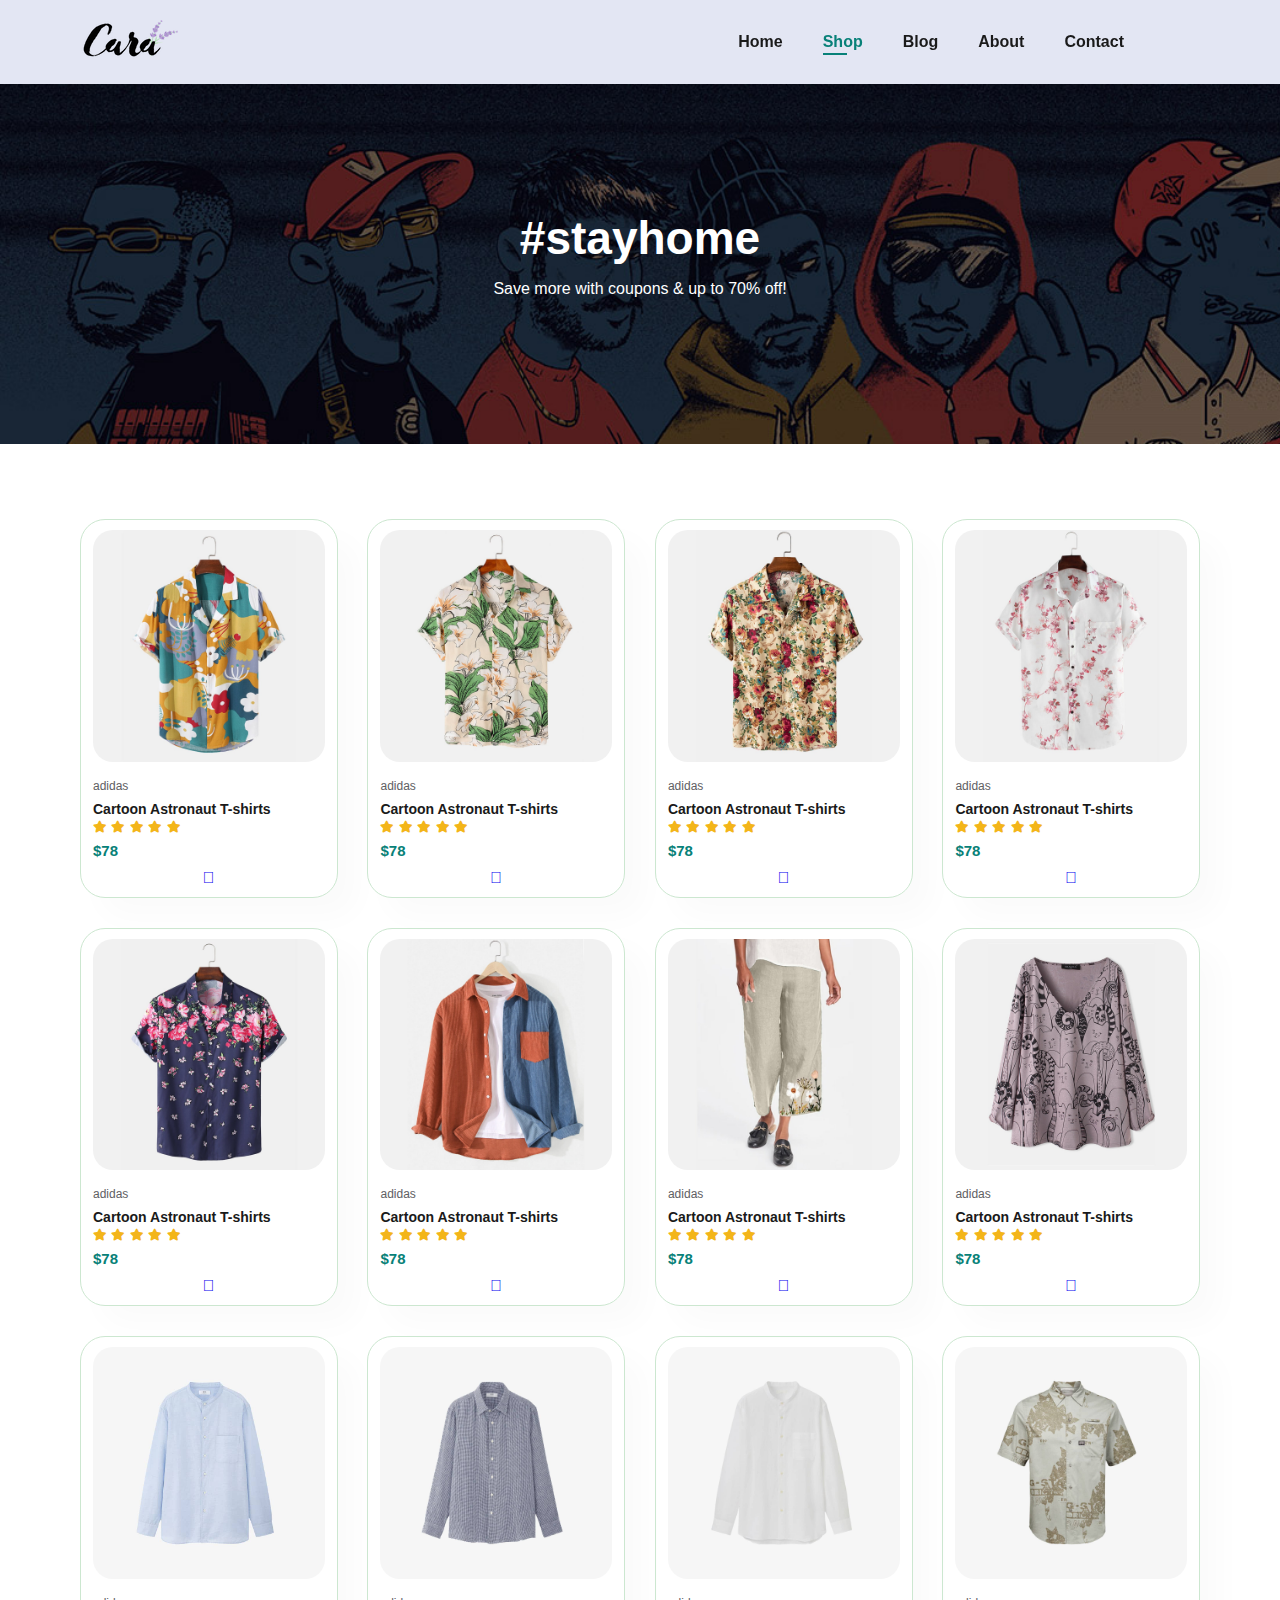
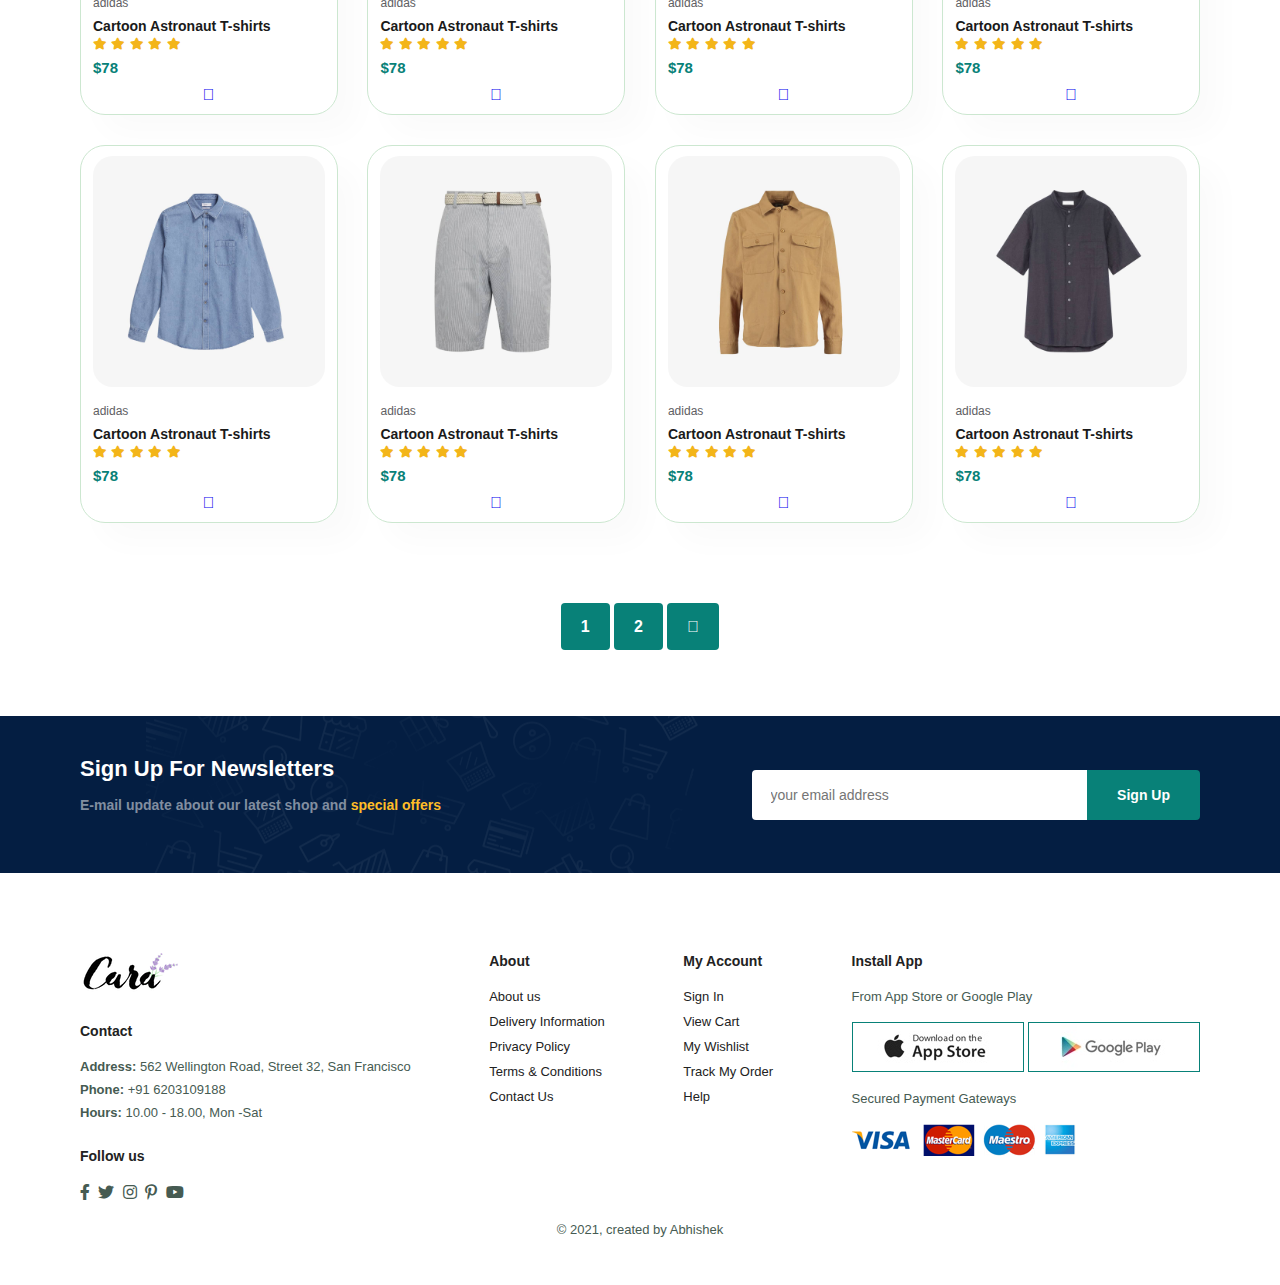
<file: shop.html>
<!DOCTYPE html>
<html lang="en">
<head>
    <meta charset="UTF-8">
    <meta http-equiv="X-UA-Compatible" content="IE=edge">
    <meta name="viewport" content="width=device-width, initial-scale=1.0">
    <title>Ecommerce </title>
    <link rel="stylesheet" href="https://pro.fontawesome.com/releases/v5.10.0/css/all.css" />
    <link rel="stylesheet" href="style.css">
   
<body>
    
    <section id="header">
        <a href="#"><img src="img/products/logo.png" class="logo" alt=""</a>
     <div>
        <ul id="navbar">
            <li><a  href="index.html">Home</a></li>
            <li><a class="active" href="shop.html">Shop</a></li>
            <li><a href="blog.html">Blog</a></li>
            <li><a href="about.html">About</a></li>
            <li><a href="contact.html">Contact</a></li>
            <li id="lg-bag"><a href="cart.html"><i class="far fa-shopping-bag"></i></a></li>
            <a href="#" id="close"><i class="far fa-times"></i></a>
        </ul>
    </div> 
        <div id="mobile">
            
            <a href="cart.html"><i class="far fa-shopping-bag"></i></a>
            <i id="bar" class="fas fa-outdent"></i>
        </div>
    </section>


    <section id="page-header">
        <h2>#stayhome</h2>
        <p>Save more with coupons & up to 70% off! </p>
    </section>


    <section id="product1" class="section-p1">
        
        <div class="pro-container">
            <div class="pro" onclick="window.location.href='sproduct.html';">
                <img src="img/products/f1.jpg" alt="">
                <div class="des">
                    <span>adidas</span>
                    <h5>Cartoon Astronaut T-shirts</h5>
                    <div class="star">
                        <i class="fas fa-star"></i>
                        <i class="fas fa-star"></i>
                        <i class="fas fa-star"></i>
                        <i class="fas fa-star"></i>
                        <i class="fas fa-star"></i>
                    </div>
                    <h4>$78</h4>
                </div>
                <a href="#"><i class="fal fa-shopping-cart"></i></a>
            </div>

            <div class="pro">
                <img src="img/products/f2.jpg" alt="">
                <div class="des">
                    <span>adidas</span>
                    <h5>Cartoon Astronaut T-shirts</h5>
                    <div class="star">
                        <i class="fas fa-star"></i>
                        <i class="fas fa-star"></i>
                        <i class="fas fa-star"></i>
                        <i class="fas fa-star"></i>
                        <i class="fas fa-star"></i>
                    </div>
                    <h4>$78</h4>
                </div>
                <a href="#"><i class="fal fa-shopping-cart"></i></a>
            </div>


            <div class="pro">
                <img src="img/products/f3.jpg" alt="">
                <div class="des">
                    <span>adidas</span>
                    <h5>Cartoon Astronaut T-shirts</h5>
                    <div class="star">
                        <i class="fas fa-star"></i>
                        <i class="fas fa-star"></i>
                        <i class="fas fa-star"></i>
                        <i class="fas fa-star"></i>
                        <i class="fas fa-star"></i>
                    </div>
                    <h4>$78</h4>
                </div>
                <a href="#"><i class="fal fa-shopping-cart"></i></a>
            </div>


            <div class="pro">
                <img src="img/products/f4.jpg" alt="">
                <div class="des">
                    <span>adidas</span>
                    <h5>Cartoon Astronaut T-shirts</h5>
                    <div class="star">
                        <i class="fas fa-star"></i>
                        <i class="fas fa-star"></i>
                        <i class="fas fa-star"></i>
                        <i class="fas fa-star"></i>
                        <i class="fas fa-star"></i>
                    </div>
                    <h4>$78</h4>
                </div>
                <a href="#"><i class="fal fa-shopping-cart"></i></a>
            </div>


            <div class="pro">
                <img src="img/products/f5.jpg" alt="">
                <div class="des">
                    <span>adidas</span>
                    <h5>Cartoon Astronaut T-shirts</h5>
                    <div class="star">
                        <i class="fas fa-star"></i>
                        <i class="fas fa-star"></i>
                        <i class="fas fa-star"></i>
                        <i class="fas fa-star"></i>
                        <i class="fas fa-star"></i>
                    </div>
                    <h4>$78</h4>
                </div>
                <a href="#"><i class="fal fa-shopping-cart"></i></a>
            </div>


            <div class="pro">
                <img src="img/products/f6.jpg" alt="">
                <div class="des">
                    <span>adidas</span>
                    <h5>Cartoon Astronaut T-shirts</h5>
                    <div class="star">
                        <i class="fas fa-star"></i>
                        <i class="fas fa-star"></i>
                        <i class="fas fa-star"></i>
                        <i class="fas fa-star"></i>
                        <i class="fas fa-star"></i>
                    </div>
                    <h4>$78</h4>
                </div>
                <a href="#"><i class="fal fa-shopping-cart"></i></a>
            </div>


            <div class="pro">
                <img src="img/products/f7.jpg" alt="">
                <div class="des">
                    <span>adidas</span>
                    <h5>Cartoon Astronaut T-shirts</h5>
                    <div class="star">
                        <i class="fas fa-star"></i>
                        <i class="fas fa-star"></i>
                        <i class="fas fa-star"></i>
                        <i class="fas fa-star"></i>
                        <i class="fas fa-star"></i>
                    </div>
                    <h4>$78</h4>
                </div>
                <a href="#"><i class="fal fa-shopping-cart"></i></a>
            </div>


            <div class="pro">
                <img src="img/products/f8.jpg" alt="">
                <div class="des">
                    <span>adidas</span>
                    <h5>Cartoon Astronaut T-shirts</h5>
                    <div class="star">
                        <i class="fas fa-star"></i>
                        <i class="fas fa-star"></i>
                        <i class="fas fa-star"></i>
                        <i class="fas fa-star"></i>
                        <i class="fas fa-star"></i>
                    </div>
                    <h4>$78</h4>
                </div>
                <a href="#"><i class="fal fa-shopping-cart"></i></a>
            </div>


     
            <div class="pro">
                <img src="img/products/n1.jpg" alt="">
                <div class="des">
                    <span>adidas</span>
                    <h5>Cartoon Astronaut T-shirts</h5>
                    <div class="star">
                        <i class="fas fa-star"></i>
                        <i class="fas fa-star"></i>
                        <i class="fas fa-star"></i>
                        <i class="fas fa-star"></i>
                        <i class="fas fa-star"></i>
                    </div>
                    <h4>$78</h4>
                </div>
                <a href="#"><i class="fal fa-shopping-cart"></i></a>
            </div>

            <div class="pro">
                <img src="img/products/n2.jpg" alt="">
                <div class="des">
                    <span>adidas</span>
                    <h5>Cartoon Astronaut T-shirts</h5>
                    <div class="star">
                        <i class="fas fa-star"></i>
                        <i class="fas fa-star"></i>
                        <i class="fas fa-star"></i>
                        <i class="fas fa-star"></i>
                        <i class="fas fa-star"></i>
                    </div>
                    <h4>$78</h4>
                </div>
                <a href="#"><i class="fal fa-shopping-cart"></i></a>
            </div>


            <div class="pro">
                <img src="img/products/n3.jpg" alt="">
                <div class="des">
                    <span>adidas</span>
                    <h5>Cartoon Astronaut T-shirts</h5>
                    <div class="star">
                        <i class="fas fa-star"></i>
                        <i class="fas fa-star"></i>
                        <i class="fas fa-star"></i>
                        <i class="fas fa-star"></i>
                        <i class="fas fa-star"></i>
                    </div>
                    <h4>$78</h4>
                </div>
                <a href="#"><i class="fal fa-shopping-cart"></i></a>
            </div>


            <div class="pro">
                <img src="img/products/n4.jpg" alt="">
                <div class="des">
                    <span>adidas</span>
                    <h5>Cartoon Astronaut T-shirts</h5>
                    <div class="star">
                        <i class="fas fa-star"></i>
                        <i class="fas fa-star"></i>
                        <i class="fas fa-star"></i>
                        <i class="fas fa-star"></i>
                        <i class="fas fa-star"></i>
                    </div>
                    <h4>$78</h4>
                </div>
                <a href="#"><i class="fal fa-shopping-cart"></i></a>
            </div>


            <div class="pro">
                <img src="img/products/n5.jpg" alt="">
                <div class="des">
                    <span>adidas</span>
                    <h5>Cartoon Astronaut T-shirts</h5>
                    <div class="star">
                        <i class="fas fa-star"></i>
                        <i class="fas fa-star"></i>
                        <i class="fas fa-star"></i>
                        <i class="fas fa-star"></i>
                        <i class="fas fa-star"></i>
                    </div>
                    <h4>$78</h4>
                </div>
                <a href="#"><i class="fal fa-shopping-cart"></i></a>
            </div>


            <div class="pro">
                <img src="img/products/n6.jpg" alt="">
                <div class="des">
                    <span>adidas</span>
                    <h5>Cartoon Astronaut T-shirts</h5>
                    <div class="star">
                        <i class="fas fa-star"></i>
                        <i class="fas fa-star"></i>
                        <i class="fas fa-star"></i>
                        <i class="fas fa-star"></i>
                        <i class="fas fa-star"></i>
                    </div>
                    <h4>$78</h4>
                </div>
                <a href="#"><i class="fal fa-shopping-cart"></i></a>
            </div>


            <div class="pro">
                <img src="img/products/n7.jpg" alt="">
                <div class="des">
                    <span>adidas</span>
                    <h5>Cartoon Astronaut T-shirts</h5>
                    <div class="star">
                        <i class="fas fa-star"></i>
                        <i class="fas fa-star"></i>
                        <i class="fas fa-star"></i>
                        <i class="fas fa-star"></i>
                        <i class="fas fa-star"></i>
                    </div>
                    <h4>$78</h4>
                </div>
                <a href="#"><i class="fal fa-shopping-cart"></i></a>
            </div>


            <div class="pro">
                <img src="img/products/n8.jpg" alt="">
                <div class="des">
                    <span>adidas</span>
                    <h5>Cartoon Astronaut T-shirts</h5>
                    <div class="star">
                        <i class="fas fa-star"></i>
                        <i class="fas fa-star"></i>
                        <i class="fas fa-star"></i>
                        <i class="fas fa-star"></i>
                        <i class="fas fa-star"></i>
                    </div>
                    <h4>$78</h4>
                </div>
                <a href="#"><i class="fal fa-shopping-cart"></i></a>
            </div>


        </div>
    </section>

    <section id="pagination" class="section-p1">
        <a href="#">1</a>
        <a href="#">2</a>
        <a href="#"><i class="fal fa-long-arrow-alt-right"></i></a>
    </section>

    <section id="newsletter" class="section-p1 section-m1">
        <div class="newstext">
        <h4>Sign Up For Newsletters</h4>
        <p> E-mail update about our latest shop and 
        <span>special offers</span></p>
        </div>

        <div class="form">
            <input type="text" placeholder="your email address">
            <button class="normal">Sign Up</button>
        </div>
        
    </section>

   <footer class="section-p1">
    <div class="col">
        <img class="logo" src="img/products/logo.png" alt="">
        <h4>Contact</h4>
        <p><strong>Address: </strong> 562 Wellington Road, Street 32, San Francisco</p>
        <p><strong>Phone: </strong> +91 6203109188 </p>
        <p><strong>Hours: </strong> 10.00 - 18.00, Mon -Sat </p>

        <div class="follow">
            <h4>Follow us</h4>
            <div class="icon">
                <i class="fab fa-facebook-f"></i>
                <i class="fab fa-twitter"></i>
                <i class="fab fa-instagram"></i>
                <i class="fab fa-pinterest-p"></i>
                <i class="fab fa-youtube"></i>
            </div>
        </div>
    </div>

    <div class="col">
        <h4>About</h4>
        <a href="#">About us</a>
        <a href="#">Delivery Information</a>
        <a href="#">Privacy Policy</a>
        <a href="#">Terms & Conditions</a>
        <a href="#">Contact Us</a>
    </div>

    <div class="col">
        <h4>My Account</h4>
        <a href="#">Sign In</a>
        <a href="#">View Cart</a>
        <a href="#">My Wishlist</a>
        <a href="#">Track My Order</a>
        <a href="#">Help</a>
    </div>

    <div class="col install">
          <h4>Install App</h4>
          <p>From App Store or Google Play</p>
          <div class="row">
            <img src="img/pay/app.jpg" alt="">
            <img src="img/pay/play.jpg" alt="">
          </div>
          <p>Secured Payment Gateways</p>
          <img src="img/pay/pay.png" alt="">
    </div>
    <div class="copyright">
        <p>© 2021, created by Abhishek  </p>
    </div>
   </footer>

    <script src="script.js"></script>
</body>
</html>
</file>
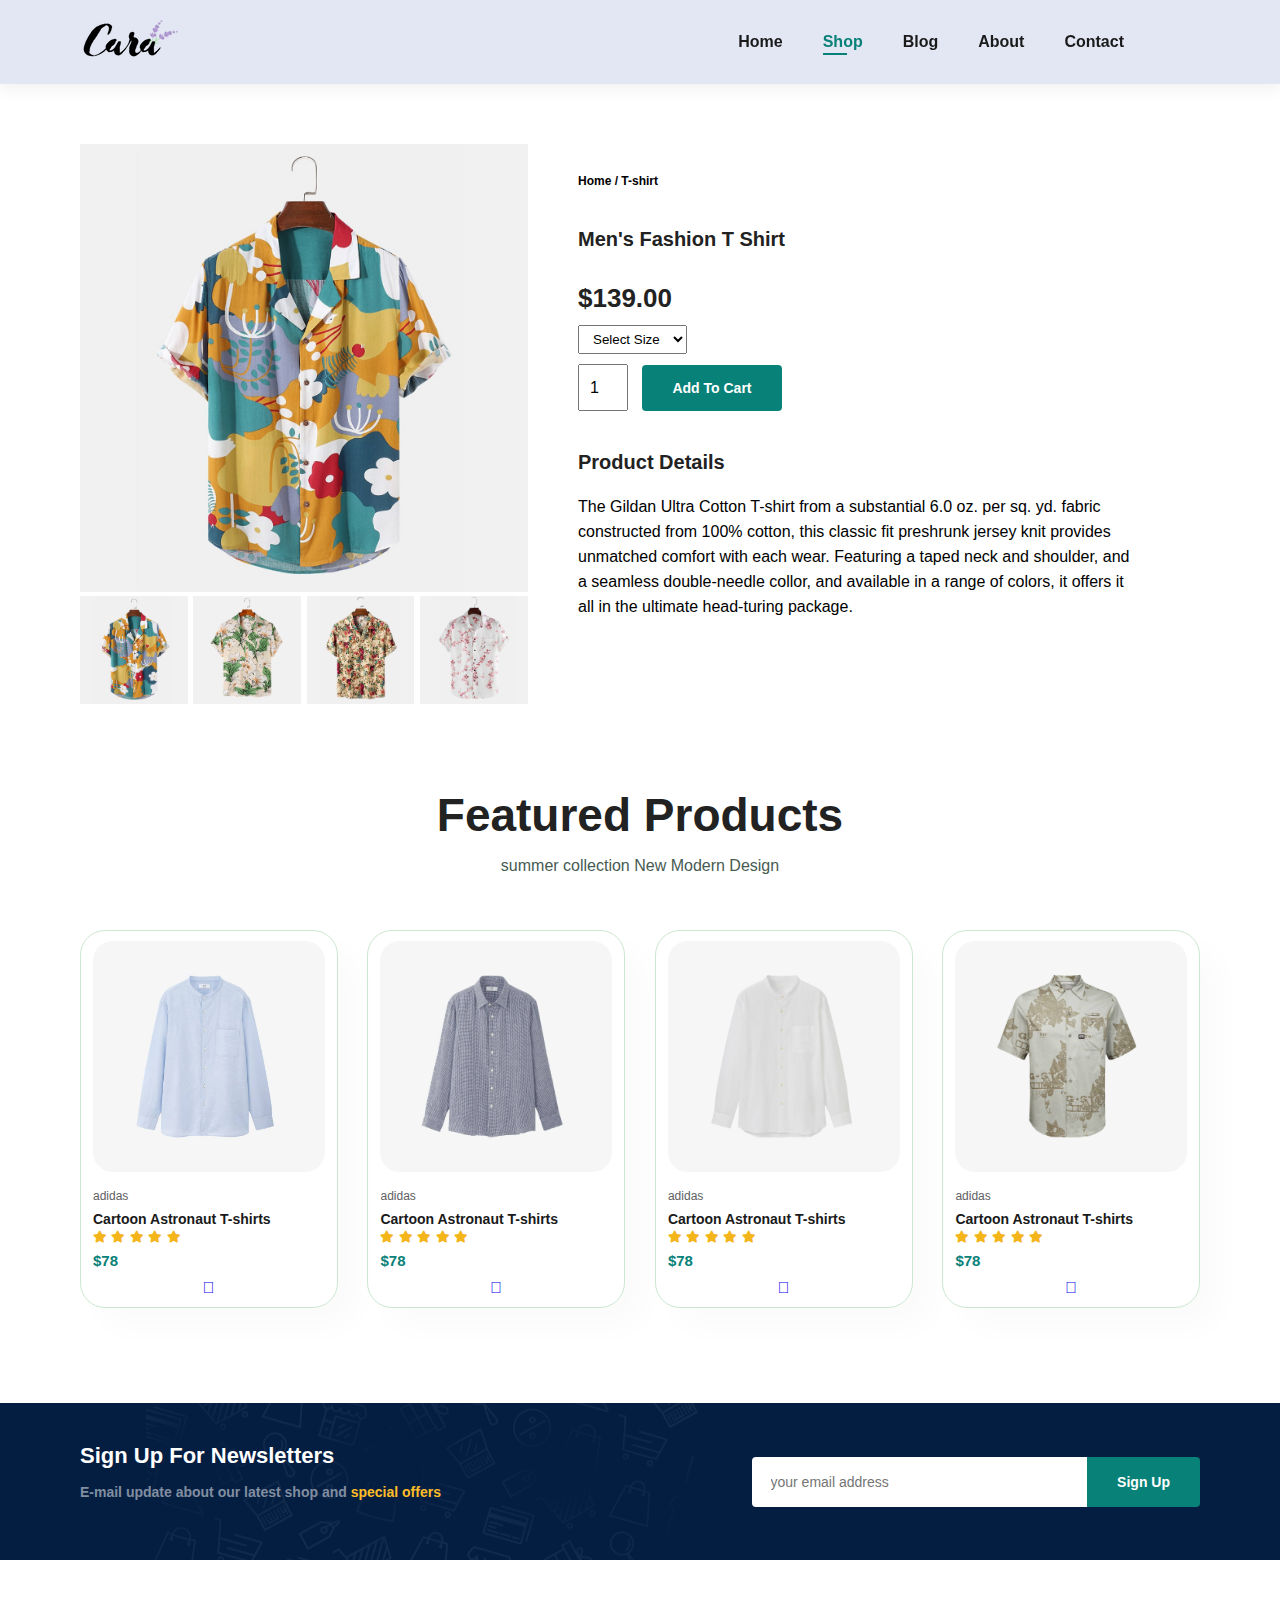
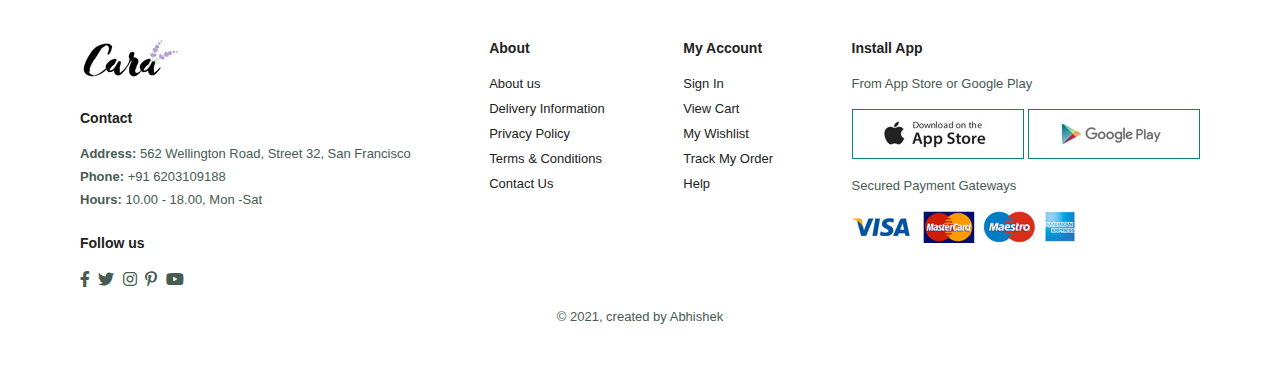
<file: sproduct.html>
<!DOCTYPE html>
<html lang="en">
<head>
    <meta charset="UTF-8">
    <meta http-equiv="X-UA-Compatible" content="IE=edge">
    <meta name="viewport" content="width=device-width, initial-scale=1.0">
    <title>Ecommerce </title>
    <link rel="stylesheet" href="https://pro.fontawesome.com/releases/v5.10.0/css/all.css" />
    <link rel="stylesheet" href="style.css">
   
<body>
    
    <section id="header">
        <a href="#"><img src="img/products/logo.png" class="logo" alt=""</a>
     <div>
        <ul id="navbar">
            <li><a  href="index.html">Home</a></li>
            <li><a class="active" href="shop.html">Shop</a></li>
            <li><a href="blog.html">Blog</a></li>
            <li><a href="about.html">About</a></li>
            <li><a href="contact.html">Contact</a></li>
            <li id="lg-bag"><a href="cart.html"><i class="far fa-shopping-bag"></i></a></li>
            <a href="#" id="close"><i class="far fa-times"></i></a>
        </ul>
    </div> 
        <div id="mobile">
            
            <a href="cart.html"><i class="far fa-shopping-bag"></i></a>
            <i id="bar" class="fas fa-outdent"></i>
        </div>
    </section>

    <section id="prodetails" class="section-p1">
        <div class="single-pro-image">
            <img src="img/products/f1.jpg" width="100%" id="MainImg" alt="">

            <div class="small-img-group">
                <div class="small-img-col">
                    <img src="img/products/f1.jpg" width="100%" class="small-img" alt="">
                </div>

                <div class="small-img-col">
                    <img src="img/products/f2.jpg" width="100%" class="small-img" alt="">
                </div>

                <div class="small-img-col">
                    <img src="img/products/f3.jpg" width="100%" class="small-img" alt="">
                </div>

                <div class="small-img-col">
                    <img src="img/products/f4.jpg" width="100%" class="small-img" alt="">
                </div>
            </div>
        </div>


        <div class="single-pro-details">
            <h6>Home / T-shirt</h6>
            <h4>Men's Fashion T Shirt</h4>
            <h2>$139.00</h2>
            <select>
                <option>Select Size</option>
                <option>XL</option>
                <option>XXL</option>
                <option>Small</option>
                <option>Large</option>
            </select>
            <input type="number" value="1">
            <button class="normal">Add To Cart</button>
            <h4>Product Details</h4>
            <span>The Gildan Ultra Cotton T-shirt from a substantial 6.0 oz. per sq. yd. fabric constructed from 100% cotton, this classic fit preshrunk jersey knit provides unmatched comfort with each wear. Featuring a taped neck and shoulder, and a seamless double-needle collor, and available in a range of colors, it offers it all in the ultimate head-turing package.</span>
        </div>
    </section> 

    <section id="product1" class="section-p1">
        <h2>Featured Products</h2>
        <p>summer collection New Modern Design</p>
        <div class="pro-container">
            <div class="pro">
                <img src="img/products/n1.jpg" alt="">
                <div class="des">
                    <span>adidas</span>
                    <h5>Cartoon Astronaut T-shirts</h5>
                    <div class="star">
                        <i class="fas fa-star"></i>
                        <i class="fas fa-star"></i>
                        <i class="fas fa-star"></i>
                        <i class="fas fa-star"></i>
                        <i class="fas fa-star"></i>
                    </div>
                    <h4>$78</h4>
                </div>
                <a href="#"><i class="fal fa-shopping-cart"></i></a>
            </div>

            <div class="pro">
                <img src="img/products/n2.jpg" alt="">
                <div class="des">
                    <span>adidas</span>
                    <h5>Cartoon Astronaut T-shirts</h5>
                    <div class="star">
                        <i class="fas fa-star"></i>
                        <i class="fas fa-star"></i>
                        <i class="fas fa-star"></i>
                        <i class="fas fa-star"></i>
                        <i class="fas fa-star"></i>
                    </div>
                    <h4>$78</h4>
                </div>
                <a href="#"><i class="fal fa-shopping-cart"></i></a>
            </div>


            <div class="pro">
                <img src="img/products/n3.jpg" alt="">
                <div class="des">
                    <span>adidas</span>
                    <h5>Cartoon Astronaut T-shirts</h5>
                    <div class="star">
                        <i class="fas fa-star"></i>
                        <i class="fas fa-star"></i>
                        <i class="fas fa-star"></i>
                        <i class="fas fa-star"></i>
                        <i class="fas fa-star"></i>
                    </div>
                    <h4>$78</h4>
                </div>
                <a href="#"><i class="fal fa-shopping-cart"></i></a>
            </div>


            <div class="pro">
                <img src="img/products/n4.jpg" alt="">
                <div class="des">
                    <span>adidas</span>
                    <h5>Cartoon Astronaut T-shirts</h5>
                    <div class="star">
                        <i class="fas fa-star"></i>
                        <i class="fas fa-star"></i>
                        <i class="fas fa-star"></i>
                        <i class="fas fa-star"></i>
                        <i class="fas fa-star"></i>
                    </div>
                    <h4>$78</h4>
                </div>
                <a href="#"><i class="fal fa-shopping-cart"></i></a>
            </div>

        </div>
    </section>





    <section id="newsletter" class="section-p1 section-m1">
        <div class="newstext">
        <h4>Sign Up For Newsletters</h4>
        <p> E-mail update about our latest shop and 
        <span>special offers</span></p>
        </div>

        <div class="form">
            <input type="text" placeholder="your email address">
            <button class="normal">Sign Up</button>
        </div>
        
    </section>

   <footer class="section-p1">
    <div class="col">
        <img class="logo" src="img/products/logo.png" alt="">
        <h4>Contact</h4>
        <p><strong>Address: </strong> 562 Wellington Road, Street 32, San Francisco</p>
        <p><strong>Phone: </strong> +91 6203109188 </p>
        <p><strong>Hours: </strong> 10.00 - 18.00, Mon -Sat </p>

        <div class="follow">
            <h4>Follow us</h4>
            <div class="icon">
                <i class="fab fa-facebook-f"></i>
                <i class="fab fa-twitter"></i>
                <i class="fab fa-instagram"></i>
                <i class="fab fa-pinterest-p"></i>
                <i class="fab fa-youtube"></i>
            </div>
        </div>
    </div>

    <div class="col">
        <h4>About</h4>
        <a href="#">About us</a>
        <a href="#">Delivery Information</a>
        <a href="#">Privacy Policy</a>
        <a href="#">Terms & Conditions</a>
        <a href="#">Contact Us</a>
    </div>

    <div class="col">
        <h4>My Account</h4>
        <a href="#">Sign In</a>
        <a href="#">View Cart</a>
        <a href="#">My Wishlist</a>
        <a href="#">Track My Order</a>
        <a href="#">Help</a>
    </div>

    <div class="col install">
          <h4>Install App</h4>
          <p>From App Store or Google Play</p>
          <div class="row">
            <img src="img/pay/app.jpg" alt="">
            <img src="img/pay/play.jpg" alt="">
          </div>
          <p>Secured Payment Gateways</p>
          <img src="img/pay/pay.png" alt="">
    </div>
    <div class="copyright">
        <p>© 2021, created by Abhishek  </p>
    </div>
   </footer>

   <script>
    var MainImg = document.getElementById("MainImg");
    var smallimg = document.getElementsByClassName("small-img");

    smallimg[0].onclick = function(){
        MainImg.src = smallimg[0].src;
    }
    smallimg[1].onclick = function(){
        MainImg.src = smallimg[1].src;
    }
    smallimg[2].onclick = function(){
        MainImg.src = smallimg[2].src;
    }
    smallimg[3].onclick = function(){
        MainImg.src = smallimg[3].src;
    }
   </script>

    <script src="script.js"></script>
</body>
</html>
</file>
<file: style.css>
@import url('https://fonts.googleapis.com/css2?family=Poppins:wght@400;700&family=Roboto:ital,wght@0,400;1,700&display=swap');
* {
    margin: 0;
    padding: 0;
    box-sizing: border-box;
    font-family: 'spartan', sans-serif;
}

h1 {
    font-size: 50px;
    line-height: 64px;
    color: #222;
}

h2 {
    font-size: 46px;
    line-height: 54px;
    color: #222;
}

h4 {
    font-size: 20px;
    color: #222;
}

h6 {
    font-weight: 700;
    font-size: 12px;
}

p {
    font-size: 16px;
    color: #465b52;
    margin: 15px 0 20px 0;
}

.section-p1 {
    padding: 40px 80px;
}

.section-m1 {
    margin: 40px 0;
}

button.normal {
    font-size: 14px;
    font-weight: 600;
    padding: 15px 30px;
    color: #000;
    background-color: #fff;
    border-radius: 4px;
    cursor: pointer;
    border: none;
    outline: none;
    transition: 0.2s;
}



body {
    width: 100%;
}

/* Header Start */

#header {
    display: flex;
    align-items: center;
    justify-content: space-between;
    padding: 20px 80px;
    background: #E3E6F3;
    box-shadow: 0 5px 15px rgba(0,0,0,0.06);
    z-index: 999;
    position: sticky;
    top: 0;
    left: 0;
}

#navbar {
    display: flex;
    align-items: center;
    justify-content: center;
}

#navbar li {
    list-style: none;
    padding: 0 20px; 
    position: relative;   
}

#navbar li a {
    text-decoration: none;
    font-size: 16px;
    font-weight: 600;
    color: #1a1a1a;
    transition: 0.3s ease;
}

#navbar li a:hover,
#navbar li a.active {
    color: #088178;
}

#navbar li a.active::after,
#navbar li a:hover::after {
    content: "";
    width: 30%;
    height: 2px;
    background: #088178;
    position: absolute;
    bottom: -4px;
    left: 20px;
}

#mobile{
    display: none;
    align-items: center;
}

#close {
    display: none;
}

/*Home page */
#hero {
    background-image: url(img/products/hero4.png);
    height: 90vh;
    width: 100%;
    background-size: cover;
    background-position: top 25% right 0;
    padding: 0 80px;
    display: flex;
    flex-direction: column;
    align-items: flex-start;
    justify-content: center;

}

#hero h4 {
    padding-bottom: 15px;
}

#hero h1 {
    color: #088178;
}

#hero button {
    background-image: url(img/products/button.png);
    background-color: transparent;
    color: #088178;
    border: 0;
    padding: 14px 80px 14px 65px;
    background-repeat: no-repeat;
    cursor: pointer;
    font-weight: 700;
    font-size: 15px;

}


#feature {
    display: flex;
    align-items: center;
    justify-content: space-around;
    flex-wrap: wrap;
}


#feature .fe-box {
    width: 180px;
    text-align: center;
    padding: 25px 15 px;
    box-shadow: 20px 20px 34px rgba(0, 0, 0, 0.03);
    border: 1px solid #cce7d0;
    border-radius: 4px;
    margin: 15px 0;
}

#feature .fe-box:hover {
    box-shadow: 10px 10px 54px rgba(70, 62, 221, 0.1);
} 

#feature .fe-box img {
    width: 100%;
    margin-bottom: 10px;
}

#feature .fe-box h6 {
    display: inline-block;
    padding: 9px 8px 6px 8px;
    line-height: 1;
    border-radius: 4px;
    color: #088178;
    background-color: #fddde4;
}

#feature .fe-box:nth-child(2) h6 {
    background-color: #cdebbc;
}

#feature .fe-box:nth-child(3) h6 {
    background-color: #d1e8f2;
}

#feature .fe-box:nth-child(4) h6 {
    background-color: #cdd4f8;
}

#feature .fe-box:nth-child(5) h6 {
    background-color: #f6dbf6;
}

#feature .fe-box:nth-child(6) h6 {
    background-color: #fff2e5;
}

#product1 {
    text-align: center;
}

#product1 .pro-container{
    display: flex;
    justify-content: space-between;
    padding-top: 20px;
    flex-wrap: wrap;
}

#product1 .pro {
    width: 23%;
    min-width: 250px;
    padding: 10px 12px;
    border: 1px solid #cce7d0;
    border-radius: 25px;
    cursor: pointer;
    box-shadow: 20px 20px 30px rgba(0,0,0,0.02);
    margin: 15px 0;
    transition: 0.2s;
}


#product1 .pro:hover {
     box-shadow: 20px 20px 30px rgba(0,0,0,0.06);
}
#product1 .pro img{
    width: 100%;
    border-radius: 20px;
}

#product1 .pro .des {
    text-align: start;
    padding: 10px 0;
}

#product1 .pro .des span {
    color: #606063;
    font-size: 12px;
}
#product1 .pro .des h5 {
    padding-top: 7px;
    color: #1a1a1a;
    font-size: 14px;
}

#product1 .pro .des i {
    font-size: 12px;
    color: rgba(243, 181, 25);
}

#product1 .pro .des h4 {
    padding-top: 7px;
    font-size: 15px;
    font-weight: 700;
    color: #088178;
}

#banner{
    background-image: url(img/banner/b2.jpg);
    width: 100%;
    height: 40vh;
    background-size: cover;
    background-position: center;
    display: flex;
    flex-direction: column;
    justify-content: center;
    align-items: center;
    text-align: center;
}

#banner h4{
    color: #fff;
    font-size: 16px;
}

#banner h2 {
    color: #fff;
    font-size: 30px;
    padding: 10px 0;
}

#banner h2 span{
    color: #ef3636;    
}

#banner button:hover{
    background-color: #088178;
    color: #fff;
}


#sm-banner {
    display: flex;
    justify-content: space-between;
    flex-wrap: wrap;
}

#sm-banner  .banner-box{
    display: flex;
    flex-direction: column;
    align-items: flex-start;
    justify-content: center;
    background-image: url("img/banner/b17.jpg");
    height: 50vh;
    min-width: 580px;
    background-size: cover;
    background-position: center;
    padding: 30px;
    
}

#sm-banner  .banner-box2{
    background-image: url(img/banner/b10.jpg);
}
#sm-banner h4{
    color: #fff;
    font-size: 20px;
    font-weight: 300;
}

#sm-banner h2 {
    color: #fff;
    font-size: 28px;
    font-weight: 800;
}

#sm-banner span {
    color: #fff;
    font-size: 14px;
    font-weight: 500;
    padding-bottom: 15px;
}


button.white {
    font-size: 13px;
    font-weight: 600;
    padding: 11px 18px;
    color: #fff;
    background-color: transparent;
    cursor: pointer;
    border: 1px solid #fff;
    outline: none;
    transition: 0.2s;
}

#sm-banner .banner-box:hover button {
    background: #088178;
    border: 1px solid #088178;
}



#banner3 {
    display: flex;
    justify-content: space-between;
    flex-wrap: wrap;
    padding: 0 80px;
}
#banner3 .banner-box {
    display: flex;
    flex-direction: column;
    align-items: flex-start;
    justify-content: center;
    background-image: url("img/banner/b7.jpg");
    height: 30vh;
    min-width: 30%;
    background-size: cover;
    background-position: center;
    padding: 20px;
    margin-bottom: 20px;
}

#banner3 .banner-box2{
    background-image: url("img/banner/b4.jpg");
}

#banner3 .banner-box3{
    background-image: url("img/banner/b18.jpg");
}

#banner3 h2 {
    color: #fff;
    font-weight: 900;
    font-size: 22px;
}

#banner3 h3 {
    color: #ec544e;
    font-weight: 800;
    font-size: 15px;
}

#newsletter {
    display: flex;
    justify-content: space-between;
    flex-wrap: wrap;
    align-items: center;
    background-image: url("img/banner/b14.png");
    background-repeat: no-repeat;
    background-position: 20% 30%;
    background-color: #041e42;
}

#newsletter h4{
      font-size: 22px;
      font-weight: 700;
      color: #fff;
}

#newsletter p{
    font-size: 14px;
    font-weight: 600;
    color: #818ea0;
}

#newsletter span{
    color: #ffbd27;
}

#newsletter input{
    height: 3.125rem;
    padding: 0 1.25em;
    font-size: 14px;
    width: 100%;
    border: 1px solid transparent;
    border-radius: 4px;
    outline: none;
    border-top-right-radius: 0;
    border-bottom-right-radius: 0;
}

#newsletter button {
    background-color: #088178;
    color: #fff;
    white-space: nowrap;
    border-top-left-radius: 0;
    border-bottom-left-radius: 0;
}

#newsletter .form{
    display: flex;
    width: 40%;
}

footer {
    display: flex;
    justify-content: space-between;
    flex-wrap: wrap;
}

footer  .col{
    display: flex;
    flex-direction: column;
    align-items: flex-start;
    margin-bottom: 20px;
    
}

footer .logo{
    margin-bottom: 30px;
}

footer h4{
    font-size: 14px;
    padding-bottom: 20px;
}

footer p {
    font-size: 13px;
    margin: 0 0 8px 0;
}

footer a {
    font-size: 13px;
    margin-bottom: 10px ;
    text-decoration: none;
    color: #222;
}

footer .follow{
    margin-top: 20px;
}

footer .follow i {
    color: #465b52;
    padding-right: 4px;
    cursor: pointer;
}

footer .install .row img {
    border: 1px solid #088178;
}

footer .install img {
    margin: 10px 0 15px 0;
}

footer .follow i:hover, footer a:hover {
    color: #088178;
}

footer .copyright {
    width: 100%;
    text-align: center;
}

 /* shop page */
#page-header {
    background-image: url(img/banner/b1.jpg);
    width: 100%;
    height: 40vh;
    background-size: cover;
    display: flex;
    justify-content: center;
    align-items: center;
    flex-direction: column;
    padding: 14px;
} 

#page-header h2,
#page-header p {
    color: #fff;
}

#pagination {
    text-align: center;
}
#pagination a{
    text-decoration: none;
    background-color: #088178;
    padding: 15px 20px;
    border-radius: 4px;
    color: #fff;
    font-weight: 600;
}
#pagination a i{
    font-size: 16px;
    font-weight: 600;
}

/* single product */

#prodetails {
    display: flex;
    margin-top: 20px;
}
#prodetails .single-pro-image {
    width: 40%;
    margin-right: 50px;
}

.small-img-group{
    display: flex;
    justify-content: space-between;
}

.small-img-col{
    flex-basis:  24%;
    cursor: pointer;
}

#prodetails .single-pro-details{
    width: 50%;
    padding-top: 30px;
}
#prodetails .single-pro-details h4{
    padding: 40px 0 20px 0;
}
#prodetails .single-pro-details h2{
    font-size: 26px;
}
#prodetails .single-pro-details select{
    display: block;
    padding: 5px 10px;
    margin-bottom: 10px;
}
#prodetails .single-pro-details input{
    width: 50px;
    height: 47px;
    padding-left: 10px;
    font-size: 16px;
    margin-right: 10px;
}
#prodetails .single-pro-details input:focus{
    outline: none;
}

#prodetails .single-pro-details button{
    background-color: #088178;
    color: #fff;
}

#prodetails .single-pro-details span{
    line-height: 25px;
}

/*Blog page */
#page-header.blog-header {
    background-image: url("img/banner/b19.jpg");
    
}
#blog{
    padding: 150px 150px 0 150px;
}
#blog .blog-box {
    display: flex;
    align-items: center;
    width: 100%;
    position: relative;
    padding-bottom: 90px;
}
#blog .blog-img {
    width: 50%;
    margin-right: 40px;
}
#blog img{
    width: 100%;
    height: 300px;
    object-fit: cover;
}
#blog .blog-details {
    width: 50%;
}
#blog .blog-details a {
    text-decoration: none;
    font-size: 11px;
    color: #000;
    font-weight: 700;
    position: relative;
    transition: 0.3s;
}
#blog .blog-details a::after{
    content: "";
    width: 50px;
    height: 1px;
    background-color: #000;
    position: absolute;
    top: 4px;
    right: -60px;
} 
#blog .blog-details a:hover{
    color: #088178;
}
#blog .blog-details a:hover::after{
    background-color: #088178;
}
#blog .blog-box h1{
    position: absolute;
    top: -40px;
    left: 0;
    font-size: 70px;
    font-weight: 700;
    color: #c9cbce;
    z-index: -9;
}

/* About page */
#page-header.about-header {
     background-image: url("img/about/banner.png")
}

#about-head {
    display: flex;
    align-items: center;
}

#about-head img{
    width: 50%;
    height: auto;
}
#about-head div{
    padding-left: 40px;
}

#about-app {
    text-align: center;
}
#about-app .video{
    width: 70%;
    height: 100%;
    margin: 30px auto 0 auto;
}
#about-app .video video{
    width: 100%;
    height: 100%;
    border-radius: 20px;
}

/* Contact Page */
#contact-details {
    display: flex;
    align-items: center;
    justify-content: space-between;
}
#contact-details .details {
    width: 40%;
}
#contact-details .details span,
#form-details from span {
    font-size: 12px;
}
#contact-details .details h2,
#form-details form h2 {
    font-size: 26px;
    line-height: 35px;
    padding: 20px 0;
}
#contact-details .details h3 {
    font-size: 16px;
    padding-bottom: 15px;
}
#contact-details .details li{
    list-style: none;
    display: flex;
    padding: 10px 0;
}
#contact-details .details li i{
    font-size: 14px;
    padding-right: 22px;
}
#contact-details .details li p{
    margin: 0;
    font-size: 14px;
}

#contact-details .map{
    width: 55%;
    height: 400px;
}
#contact-details .map iframe{
    width: 100%;
    height: 100%;
}


#form-details {
    display: flex;
    justify-content: space-between;
    margin: 30px;
    padding: 80px;
    border: 1px solid #e1e1e1;
}
#form-details form {
    width: 65%;
    display: flex;
    flex-direction: column;
    align-items: flex-start;   
}
#form-details form input,
#form-details form textarea {
    width: 100%;
    display: flex;
    padding: 12px 15px;
    outline: none;
    margin-bottom: 20px;
    border: 1px solid #e1e1e1;
}
#form-details form button{
    background-color: #088178;
    color: #fff;
}
#form-details .people div {
    padding-bottom: 25px;
    display: flex;
    align-items: flex-start;
}
#form-details .people div img {
    width: 66px;
    height: 66px;
    object-fit: cover;
    margin-right: 15px;
}
#form-details .people div p{
    margin: 0;
    font-size: 13px;
    line-height: 25px;
}
#form-details .people div p span{
    display: block;
    font-size: 16px;
    font-weight: 600;
    color: #000;
}



/* Cart page */ 

#cart {
    overflow-x: auto;
}
#cart table{
    width: 100%;
    border-collapse: collapse;
    table-layout: fixed;
    white-space: nowrap;
}
#cart table img{
    width: 70px;
}
#cart table td:nth-child(1){
    width: 150px;
    text-align: center;
}
#cart table td:nth-child(2){
    width: 100px;
    text-align: center;
}
#cart table td:nth-child(3){
    width: 250px;
    text-align: center;
}
#cart table td:nth-child(4),
#cart table td:nth-child(5),
#cart table td:nth-child(6){
    width: 150px;
    text-align: center;
}

#cart table td:nth-child(5) input{
    width: 70px;
    padding:10px 5px 10px 15px ;
}

#cart table thead{
    border: 1px solid #e2e9e1;
    border-left: none;
    border-right: none;
}
#cart table thead td{
    font-weight: 700;
    text-transform: uppercase;
    font-size: 13px;
    padding: 18px 0;
}

#cart table tbody tr td{
    padding-top: 15px;
}
#cart table tbody  td {
    font-size: 13px;
}

#cart-add{
    display: flex;
    flex-wrap: wrap;
    justify-content: space-between;
}

#coupon {
    width: 50%;
    margin-bottom: 30px;
}
#coupon h3,
#subtotal h3{
    padding-bottom: 15px;
}
#coupon input{
    padding: 10px 20px;
    outline: none;
    width: 60%;
    margin-right: 10px;
    border: 1px solid #e2e9e1;
}
#coupon button,
#subtotal button{
    background-color: #088178;
    color: #fff;
    padding: 12px 20px;
}

#subtotal{
    width: 50%;
    margin-bottom: 30px;
    border: 1px solid #e2e9e1;
    padding: 30px;
}
#subtotal table{
    border-collapse: collapse;
    width: 100%;
    margin-bottom: 20px;
}
#subtotal table td{
    width: 50%;
    border: 1px solid #e2e9e1;
    padding: 10px;
    font-size: 13px;
}


@media (max-width:799px){
    .section-p1 {
        padding: 40px 40px;
    }
    #navbar {
        display: flex;
        flex-direction: column;
        align-items: flex-start;
        justify-content: flex-start;
        position: fixed;
        top: 0;
        right: 0;
        right: -300px;
        height: 100vh;
        width: 300px;
        background-color: #E3E6F3;
        box-shadow: 0 40px 60px rgba(0,0,0,0.1);
        padding: 80px 0 0 10px;
        transition: 0.3s;
    }
    #navbar.active {
        right: 0px;
    }

    #navbar li {
        margin-bottom: 25px;
    }
    #mobile{
        display: flex;
        align-items: center;
    }
    #mobile i{
        color: #1a1a1a;
        font-size: 24px;
        padding-left: 20px;
    }
    #close{
        display: initial;
        position: absolute;
        top: 30px;
        left: 30px;
        color: #222;
        font-size: 24px;
    }

    #lg-bag{
        display: none;
    }

    #hero {
        
        height: 70vh;
        padding: 0 80px;
        background-position: top 30% right 30%;  
    }

    #feature {
        justify-content: center;   
    }

    #feature  .fe-box {
        margin: 15px 15px;
    }

    #product1 .pro-container {
        justify-content: center;
    }

    #product1 .pro {
        margin: 15px;
    }

    #banner {
        height: 20vh;
    }

    #sm-banner .banner-box {
        min-width: 100%;
        height: 30vh;
    }

    #banner3 {
        padding: 0 40px;
    }

    #banner3 .banner-box {
        width: 28%;
    }

    #newsletter .form {
        width:70%;
    }

    /* Contact page */
    #form-details {
        padding: 40px;
    }
    #form-details form{
        width: 50%;
    }
}

@media (max-width:477px){

    .section-p1 {
        padding: 20px;
    }
    #header {
        padding: 10px 30px;
    }
    h1 {
        font-size: 38px;
    }
    h2{
        font-size: 32px;
    }

    #hero {
        padding: 0 20px;
        background-position: 55%
    }
    #feature {
        justify-content: space-between;
    }

    #feature .fe-box {
        width: 155px;
        margin: 0 0 15px 0;
    }

    #product1 .pro {
        width: 100%;
    }
    #banner {
        height: 40vh;
    }
    #sm-banner .banner-box {
        height: 40vh;
    }

    #sm-banner .banner-box2 {
       margin-top: 20px;
    }

    #banner3 {
        padding: 0 20px;
    }
    #banner3 .banner-box {
        width: 100%;
    }
    #newsletter .form {
        width: 100%;
    }
    #newsletter {
        padding: 40px 20px;
    }
    footer .copyright {
        text-align: start;
    }
    /*single product */
    #prodetails {
        display: flex;
        flex-direction: column;
    }
    #prodetails .single-pro-image {
          width: 100%;
          margin-right: 0;
    }
    #prodetails .single-pro-details{
        width: 100%;
    }

    /*Blog page */

    #blog{
        padding: 100px 20px 0 20px;
    }
    #blog .blog-box {
        display: flex;
        flex-direction: column;
        align-items: flex-start;
    }
    #blog .blog-img{
        width: 100%;
        margin-right: 0px;
        margin-bottom: 30px;
    }
    #blog .blog-details {
        width: 100px;
    }

    /*About page */
    #about-head {
        flex-direction: column;
    }
    #about-head img{
        width: 100%;
        margin-bottom: 20px;
    }
    #about-head div {
        padding-left: 0px;
    }
    #about-app .video {
        width: 100%;
    }

  /*contact page */
    #contact-details {
    flex-direction: column;
    }
    #contact-details .details{
        width: 100%;
        margin-bottom: 30px;
    }
    #contact-details .map{
        width: 100%;   
    }
    #form-details{
        margin: 10px;
        padding: 30px 10px;
        flex-wrap: wrap;
    }
    #form-details form{
        width: 100%;
        margin-bottom: 30px;
    }

    /* Cart page */
    #cart-add{
      flex-direction: column;
    }
    #coupon {
        width: 100%;
    }
    #subtotal{
        width: 100%;
        padding: 20px;
    }   
}
</file>
